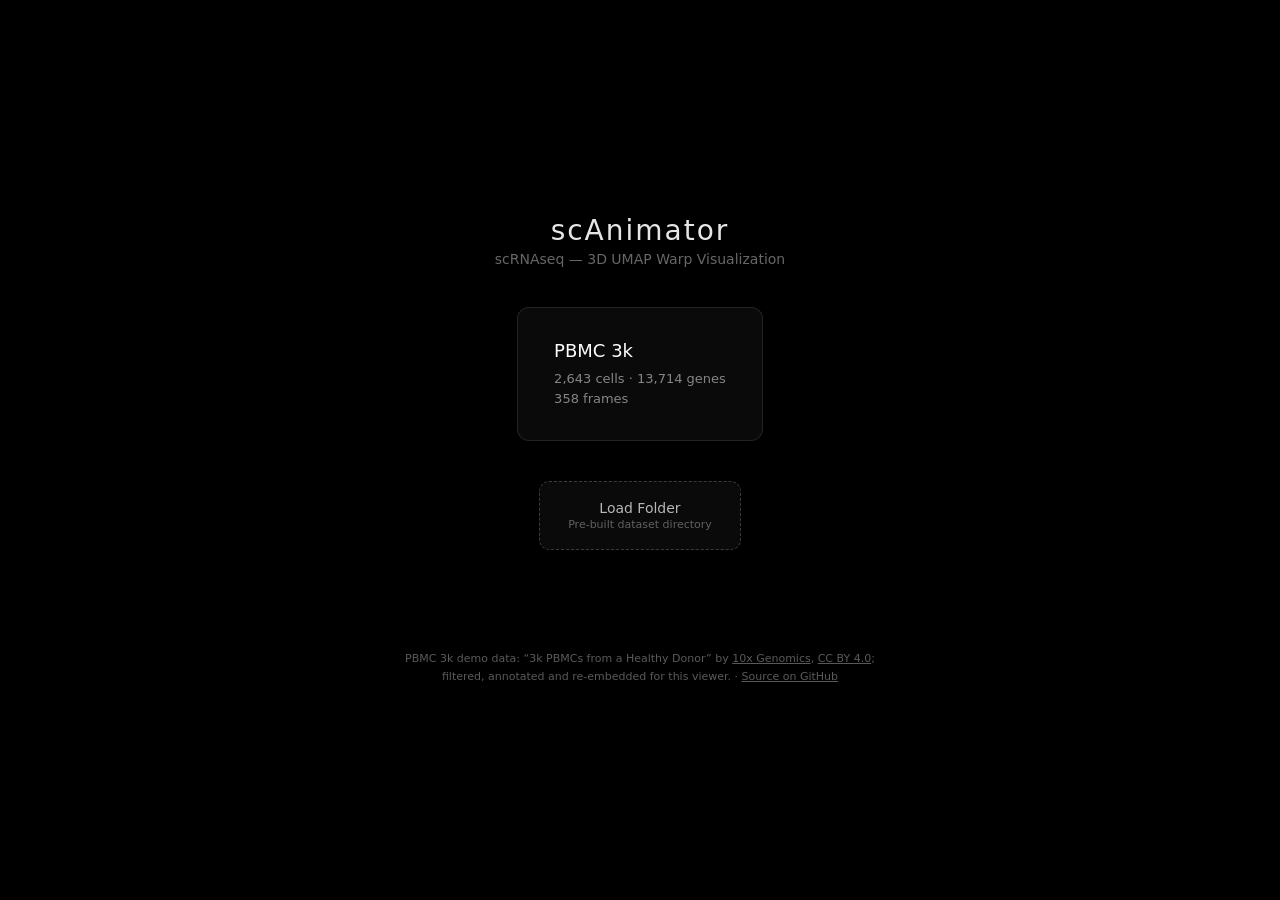
<file: index.html>
<!DOCTYPE html>
<html lang="en">
<head>
<meta charset="utf-8">
<link rel="icon" href="media/logo.png">
<title>scAnimator — Dataset Selection</title>
<style>
  * { margin: 0; padding: 0; box-sizing: border-box; }
  body {
    background: #000; color: #fff;
    font-family: 'Segoe UI', system-ui, sans-serif;
    display: flex; align-items: center; justify-content: center;
    min-height: 100vh; flex-direction: column; gap: 40px;
  }
  h1 { font-weight: 300; font-size: 28px; letter-spacing: 2px; opacity: 0.9; }
  .subtitle { font-size: 14px; opacity: 0.4; margin-top: 4px; }
  .grid {
    display: flex; gap: 24px; flex-wrap: wrap; justify-content: center;
    max-width: 900px; padding: 0 24px;
  }
  .card {
    background: rgba(255,255,255,0.04);
    border: 1px solid rgba(255,255,255,0.1);
    border-radius: 12px;
    padding: 32px 36px;
    min-width: 220px;
    text-decoration: none; color: #fff;
    transition: background 0.2s, border-color 0.2s, transform 0.15s;
    cursor: pointer;
  }
  .card:hover {
    background: rgba(255,255,255,0.08);
    border-color: rgba(255,255,255,0.25);
    transform: translateY(-2px);
  }
  .card-title { font-size: 18px; font-weight: 400; margin-bottom: 8px; }
  .card-detail { font-size: 13px; opacity: 0.5; line-height: 1.5; }
  .loading { font-size: 13px; opacity: 0.3; }
  .load-section {
    display: flex; gap: 16px; flex-wrap: wrap; justify-content: center;
    padding: 0 24px;
  }
  .load-btn {
    background: rgba(255,255,255,0.04);
    border: 1px dashed rgba(255,255,255,0.2);
    border-radius: 10px;
    padding: 18px 28px;
    color: #fff; font-size: 14px;
    cursor: pointer; transition: background 0.2s, border-color 0.2s;
    font-family: inherit; display: flex; align-items: center; gap: 10px;
  }
  .load-btn:hover {
    background: rgba(255,255,255,0.08);
    border-color: rgba(255,255,255,0.35);
  }
  .load-btn .icon { font-size: 20px; opacity: 0.5; }
  .load-btn .label { opacity: 0.7; }
  .load-btn .sublabel { font-size: 11px; opacity: 0.35; margin-top: 2px; }
  .credit {
    font-size: 11px; opacity: 0.35; text-align: center;
    max-width: 560px; padding: 0 24px; line-height: 1.6;
  }
  .credit a { color: inherit; }
  .load-status {
    font-size: 13px; opacity: 0.5; text-align: center;
    min-height: 20px; padding: 0 24px;
  }
</style>
</head>
<body>
<div style="text-align:center">
  <h1>scAnimator</h1>
  <div class="subtitle">scRNAseq — 3D UMAP Warp Visualization</div>
</div>
<div class="grid" id="grid">
  <div class="loading">Loading datasets...</div>
</div>
<div class="load-section">
  <button class="load-btn" id="btn-folder" title="Load a pre-built dataset folder (must contain metadata.json, frames.bin, etc.)">
    <div>
      <div class="label">Load Folder</div>
      <div class="sublabel">Pre-built dataset directory</div>
    </div>
  </button>
  <input type="file" id="folder-input" webkitdirectory directory multiple style="display:none">
</div>
<div class="load-status" id="load-status"></div>
<div class="credit">
  PBMC 3k demo data: &ldquo;3k PBMCs from a Healthy Donor&rdquo; by
  <a href="https://www.10xgenomics.com/datasets/3-k-pbm-cs-from-a-healthy-donor-1-standard-1-1-0">10x Genomics</a>,
  <a href="https://creativecommons.org/licenses/by/4.0/">CC BY 4.0</a>; filtered, annotated and re-embedded for this viewer.
  &middot; <a href="https://github.com/GSNautilus/scAnimator">Source on GitHub</a>
</div>
<script>
const grid = document.getElementById('grid');
const status = document.getElementById('load-status');

async function loadDatasets() {
  // Discover datasets from datasets/index.json (auto-generated by build scripts)
  let datasetIds = [];
  try {
    const resp = await fetch('datasets/index.json');
    if (resp.ok) datasetIds = await resp.json();
  } catch(e) {}

  const cards = [];
  for (const id of datasetIds) {
    if (id.startsWith('_')) continue; // skip _local
    try {
      const resp = await fetch(`datasets/${id}/metadata.json`);
      if (!resp.ok) continue;
      const meta = await resp.json();
      const name = meta.name || id;
      const nCells = meta.n_cells?.toLocaleString() || '?';
      const nFrames = meta.n_frames || '?';
      const nGenes = meta.gene_names?.length?.toLocaleString() || '?';
      cards.push(`<a class="card" href="viewer.html?dataset=${id}">
        <div class="card-title">${name}</div>
        <div class="card-detail">
          ${nCells} cells &middot; ${nGenes} genes<br>
          ${nFrames} frames
        </div>
      </a>`);
    } catch(e) { /* dataset not available yet */ }
  }
  grid.innerHTML = cards.length
    ? cards.join('')
    : '<div class="loading">No datasets found. Run a build script to generate datasets/index.json.</div>';
}

// ── IndexedDB helpers ──
function openDB() {
  return new Promise((resolve, reject) => {
    const req = indexedDB.open('scAnimator', 1);
    req.onupgradeneeded = () => req.result.createObjectStore('files');
    req.onsuccess = () => resolve(req.result);
    req.onerror = () => reject(req.error);
  });
}

async function storeFile(db, name, data) {
  return new Promise((resolve, reject) => {
    const tx = db.transaction('files', 'readwrite');
    tx.objectStore('files').put(data, name);
    tx.oncomplete = () => resolve();
    tx.onerror = () => reject(tx.error);
  });
}

// ── Load Folder ──
const folderInput = document.getElementById('folder-input');
document.getElementById('btn-folder').addEventListener('click', () => folderInput.click());

folderInput.addEventListener('change', async () => {
  const files = folderInput.files;
  if (!files.length) return;

  const required = ['metadata.json', 'frames.bin', 'colors.bin', 'gene_index.json', 'expression.bin'];
  const optional = ['gene_ranks.json'];
  const wanted = new Set([...required, ...optional]);

  // Build a map of filename -> File from the selected directory
  const fileMap = {};
  for (const f of files) {
    const name = f.name;
    if (wanted.has(name)) fileMap[name] = f;
  }

  // Check required files
  for (const fname of required) {
    if (!fileMap[fname]) {
      status.textContent = `Missing required file: ${fname}`;
      return;
    }
  }

  status.textContent = 'Reading files from folder...';

  try {
    const db = await openDB();
    const clearTx = db.transaction('files', 'readwrite');
    clearTx.objectStore('files').clear();
    await new Promise(r => { clearTx.oncomplete = r; });

    for (const [fname, file] of Object.entries(fileMap)) {
      const isJson = fname.endsWith('.json');
      const data = isJson ? await file.text() : await file.arrayBuffer();
      await storeFile(db, fname, data);
      status.textContent = `Loaded ${fname}...`;
    }

    status.textContent = 'Launching viewer...';
    window.location.href = 'viewer.html?dataset=_local';
  } catch(e) {
    status.textContent = 'Error: ' + e.message;
  }
});

loadDatasets();
</script>
</body>
</html>
</file>
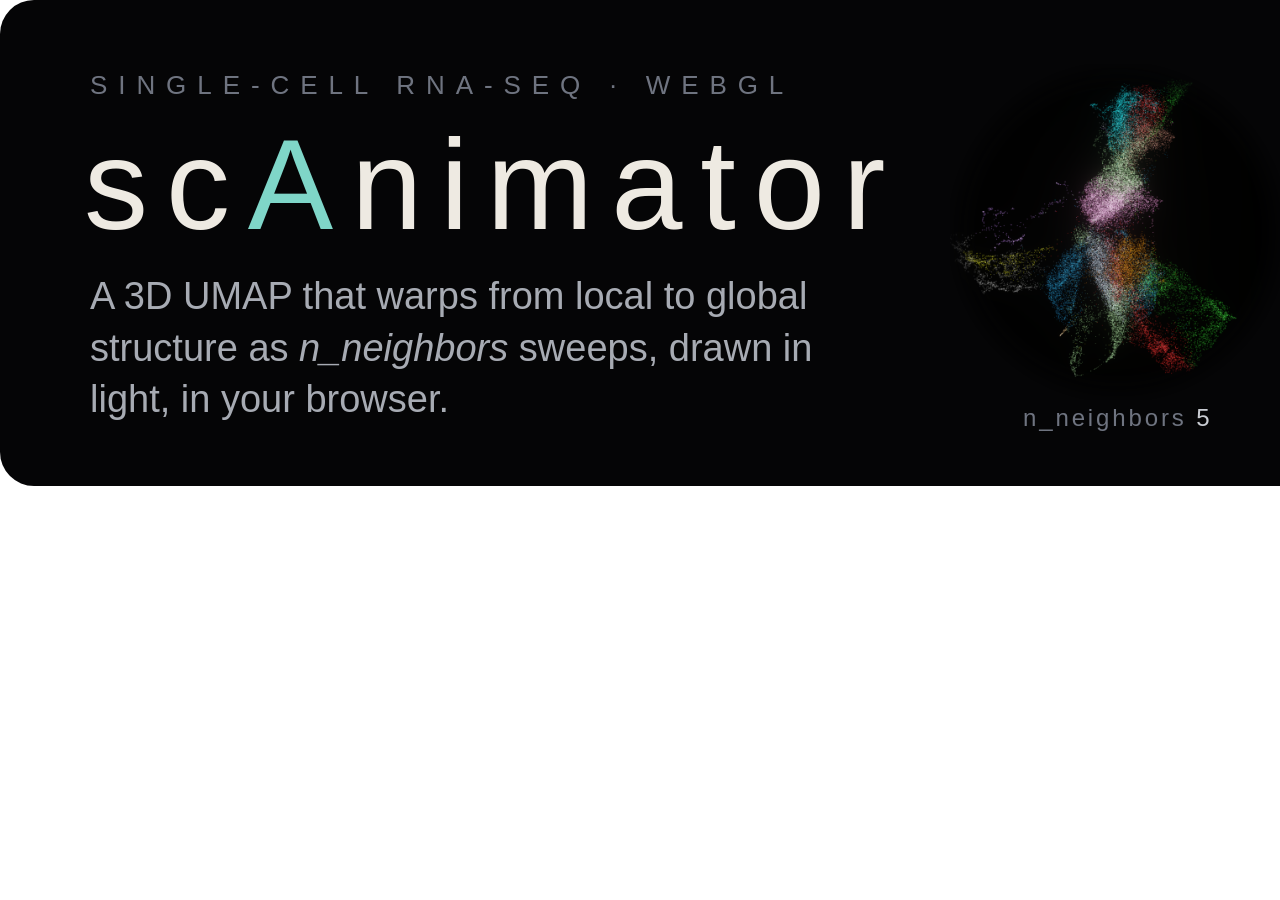
<file: manual/banner.html>
<!DOCTYPE html>
<!-- The README banner. manual/capture.py renders the stage pictures and then
     screenshots .card from this page into media/banner.png. -->
<html lang="en">
<head>
<meta charset="utf-8">
<style>
  html, body { margin: 0; background: transparent; }
  .card {
    width: 2400px; box-sizing: border-box; padding: 64px 90px 54px;
    background: #050506; border-radius: 34px;
    display: grid; grid-template-columns: 820px 1fr; gap: 40px; align-items: center;
    font-family: "Bahnschrift", "Segoe UI", sans-serif; color: #eeeae2;
  }
  .kicker { font-size: 26px; letter-spacing: .42em; color: #6f7480; text-transform: uppercase; }
  h1 { font-weight: 300; font-size: 128px; letter-spacing: .14em; margin: 20px 0 22px -6px; line-height: 1; }
  h1 b { font-weight: 300; color: #7fd6c8; }
  .sub { font-size: 38px; line-height: 1.35; color: #a7abb3; max-width: 760px; }
  .stages { display: flex; gap: 6px; align-items: flex-end; }
  .stage { flex: 1; text-align: center; }
  .stage img { width: 100%; display: block; border-radius: 10px;
    -webkit-mask-image: radial-gradient(circle at center, #000 58%, transparent 72%);
            mask-image: radial-gradient(circle at center, #000 58%, transparent 72%); }
  .stage div { font-size: 24px; letter-spacing: .12em; color: #6f7480; margin-top: 4px; }
  .stage div b { color: #c9ccd2; font-weight: 400; }
  .arrow { text-align: center; font-size: 24px; letter-spacing: .3em; color: #4b4f57; margin-top: 18px; }
</style>
</head>
<body>
<div class="card">
  <div>
    <div class="kicker">Single-cell RNA-seq &middot; WebGL</div>
    <h1>sc<b>A</b>nimator</h1>
    <div class="sub">A 3D UMAP that warps from local to global structure as <i>n_neighbors</i> sweeps, drawn in light, in your browser.</div>
  </div>
  <div>
    <div class="stages">
      <div class="stage"><img src="img/stage_5.png" alt=""><div>n_neighbors <b>5</b></div></div>
      <div class="stage"><img src="img/stage_10.png" alt=""><div><b>10</b></div></div>
      <div class="stage"><img src="img/stage_20.png" alt=""><div><b>20</b></div></div>
      <div class="stage"><img src="img/stage_40.png" alt=""><div><b>40</b></div></div>
    </div>
  </div>
</div>
</body>
</html>
</file>
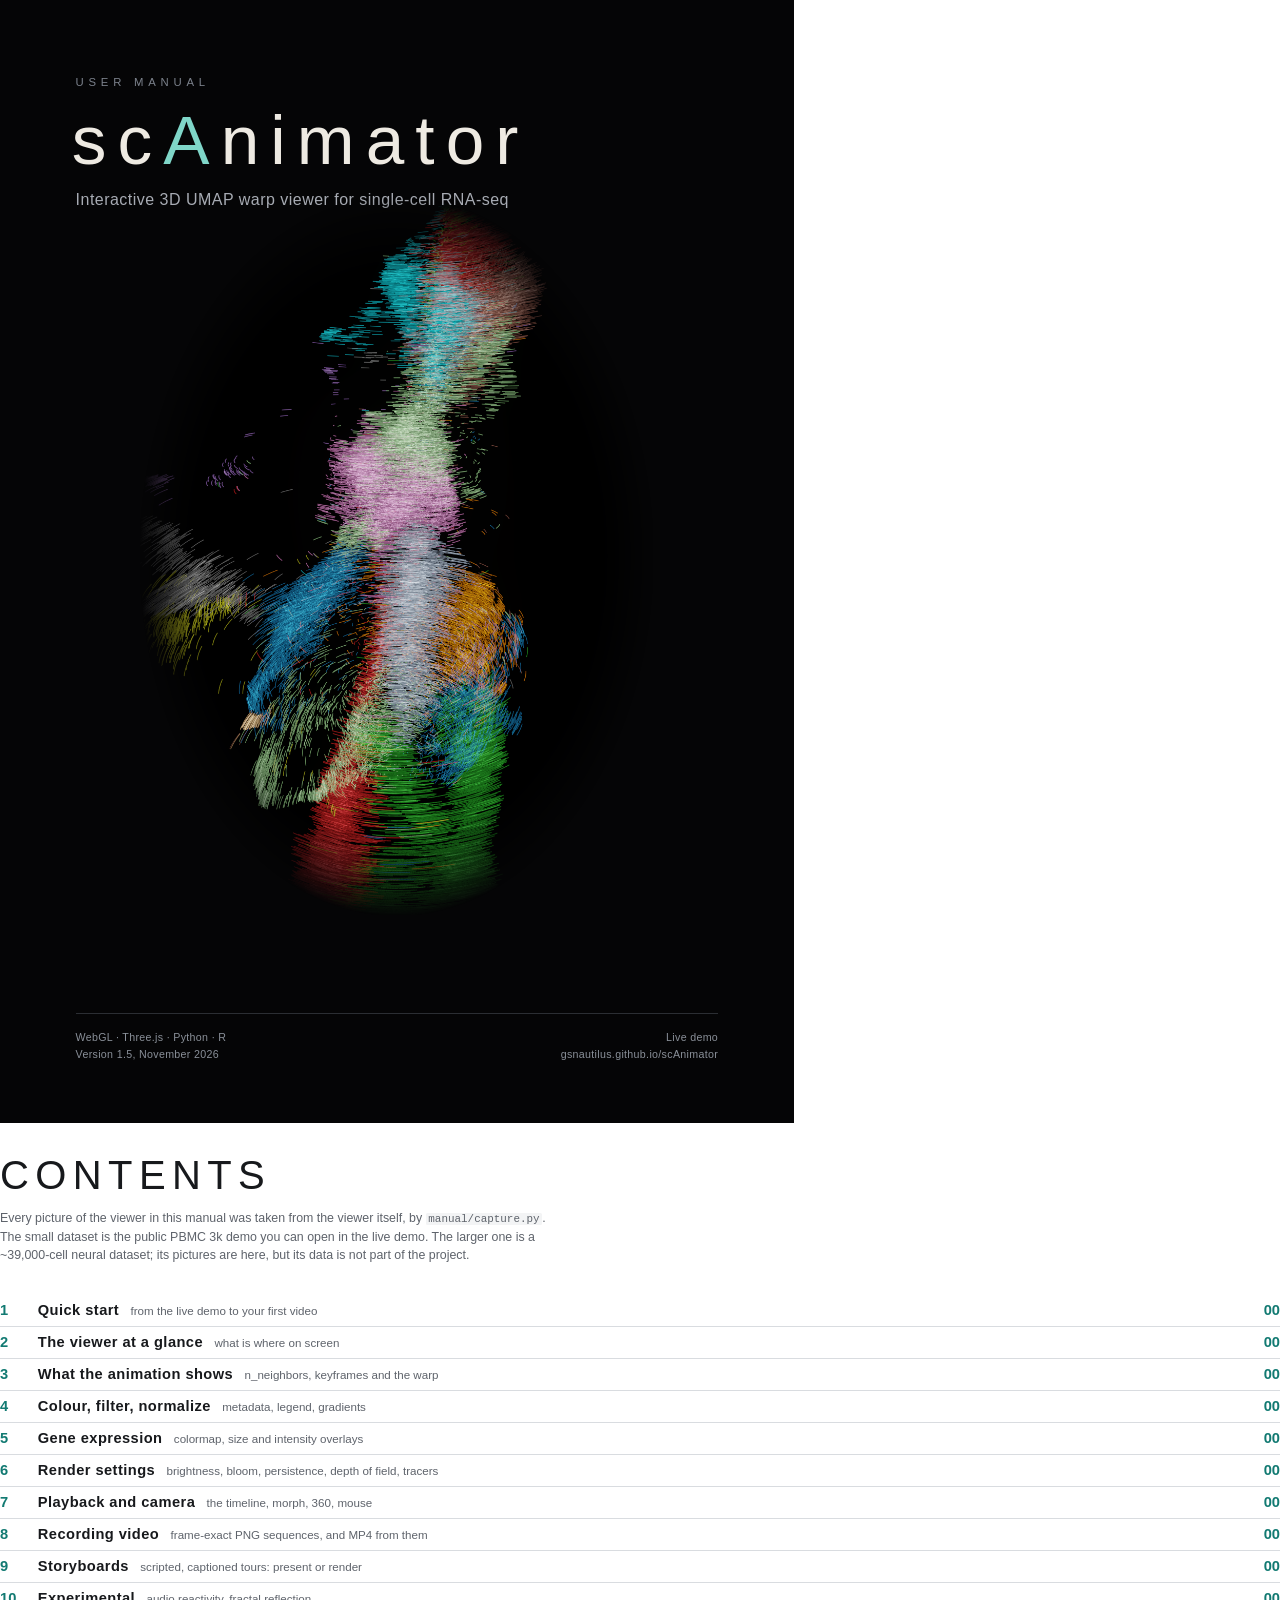
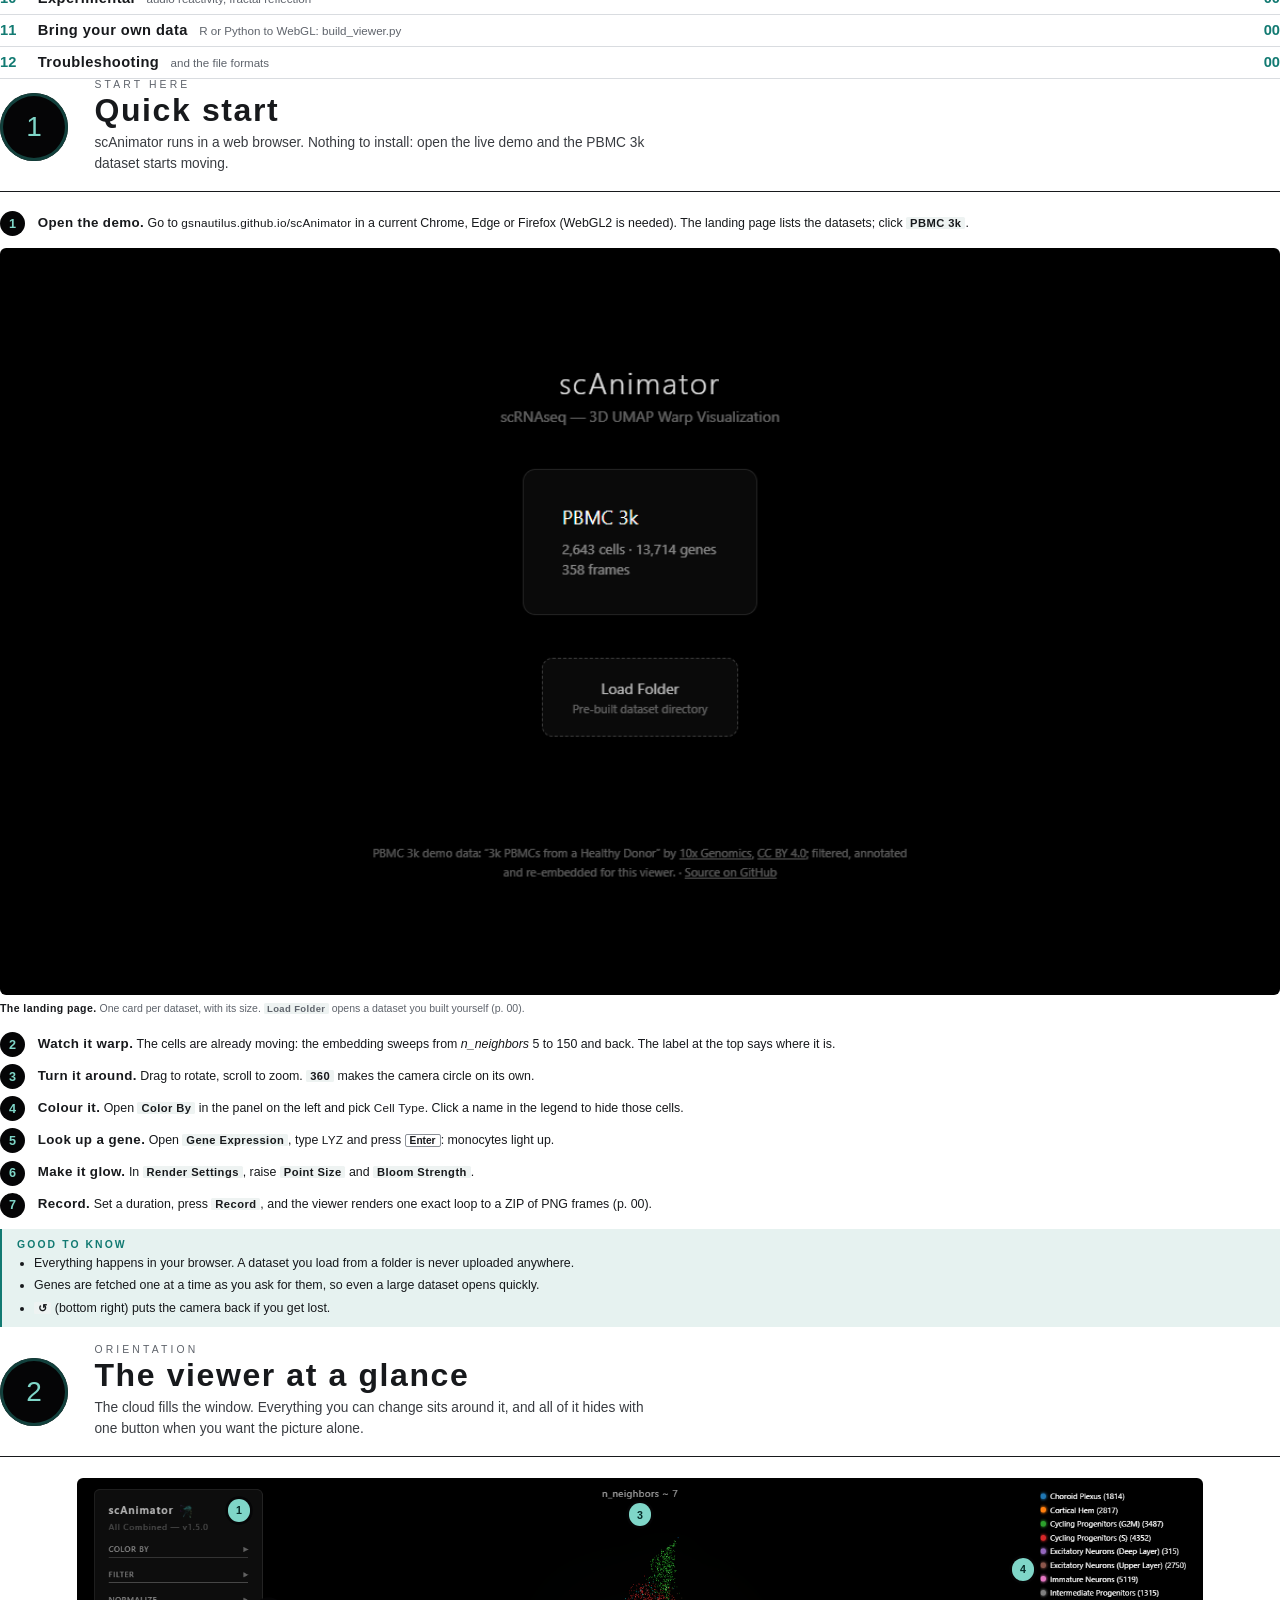
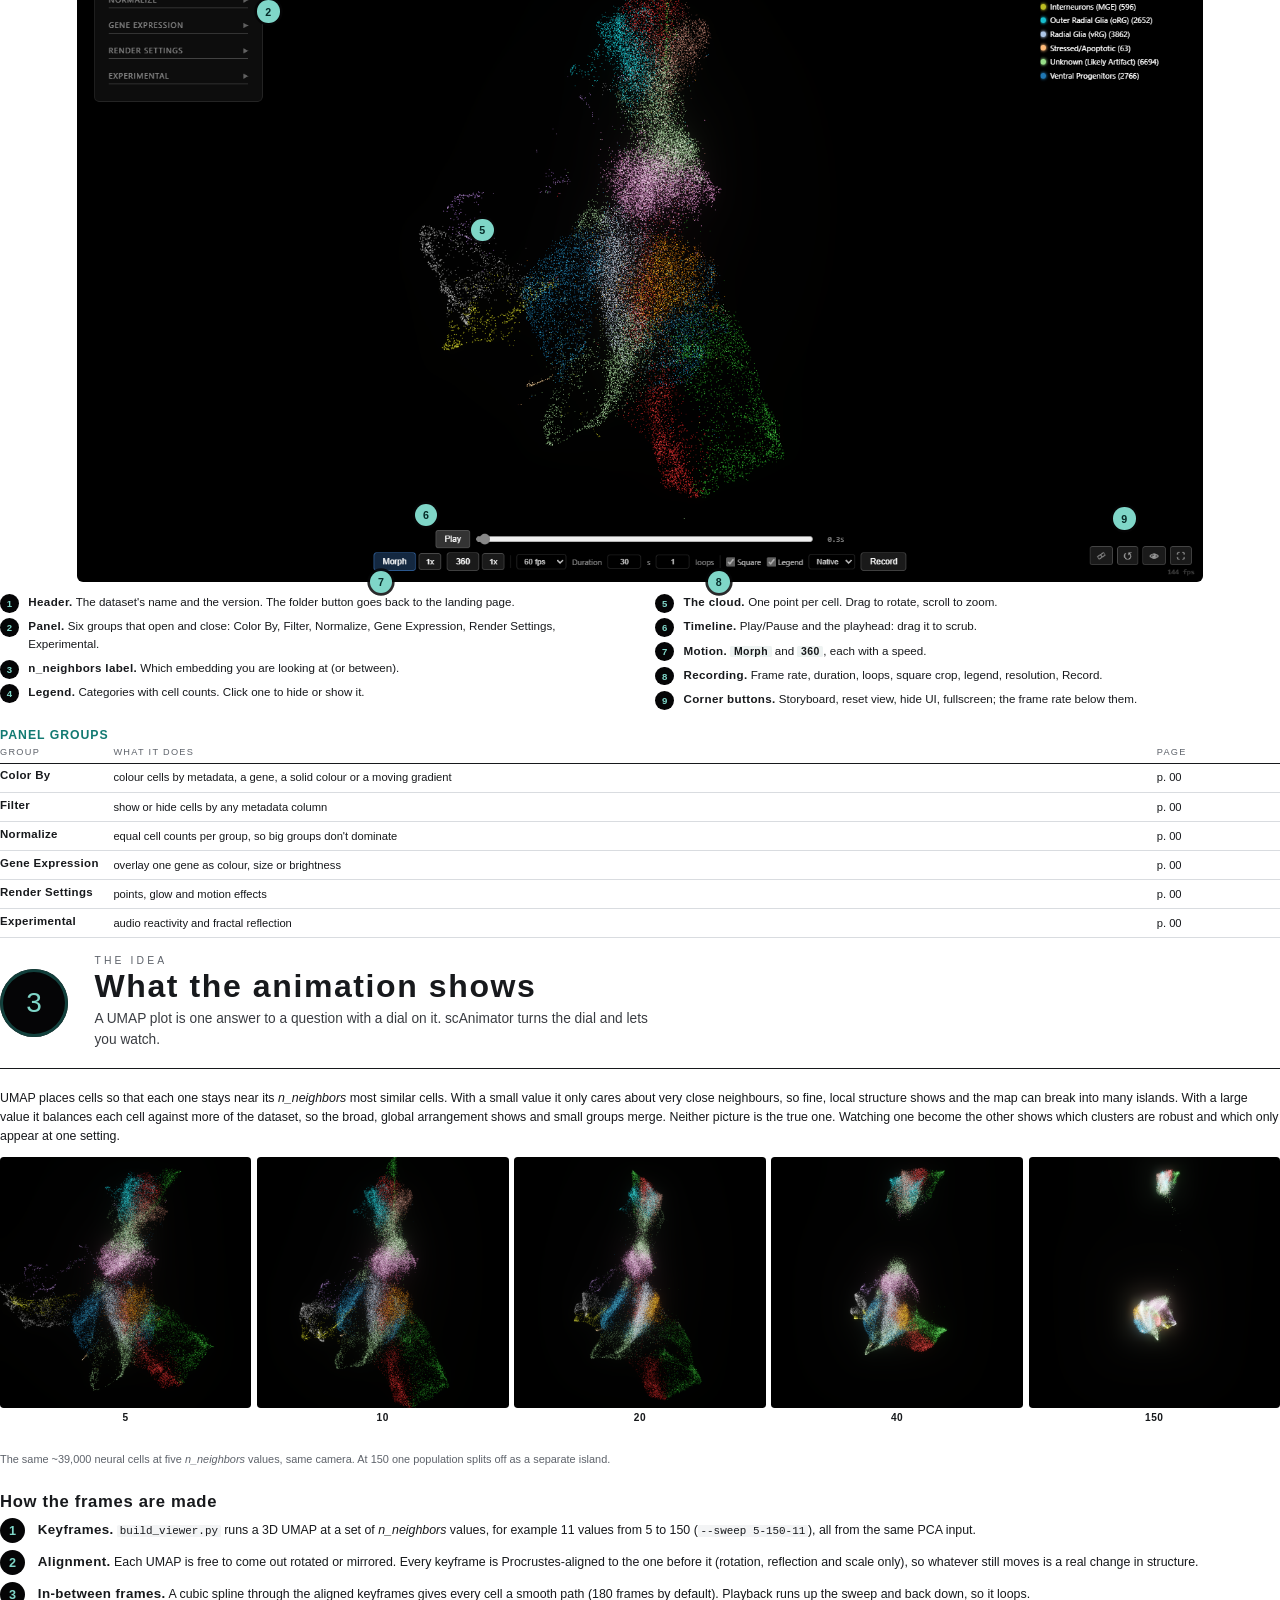
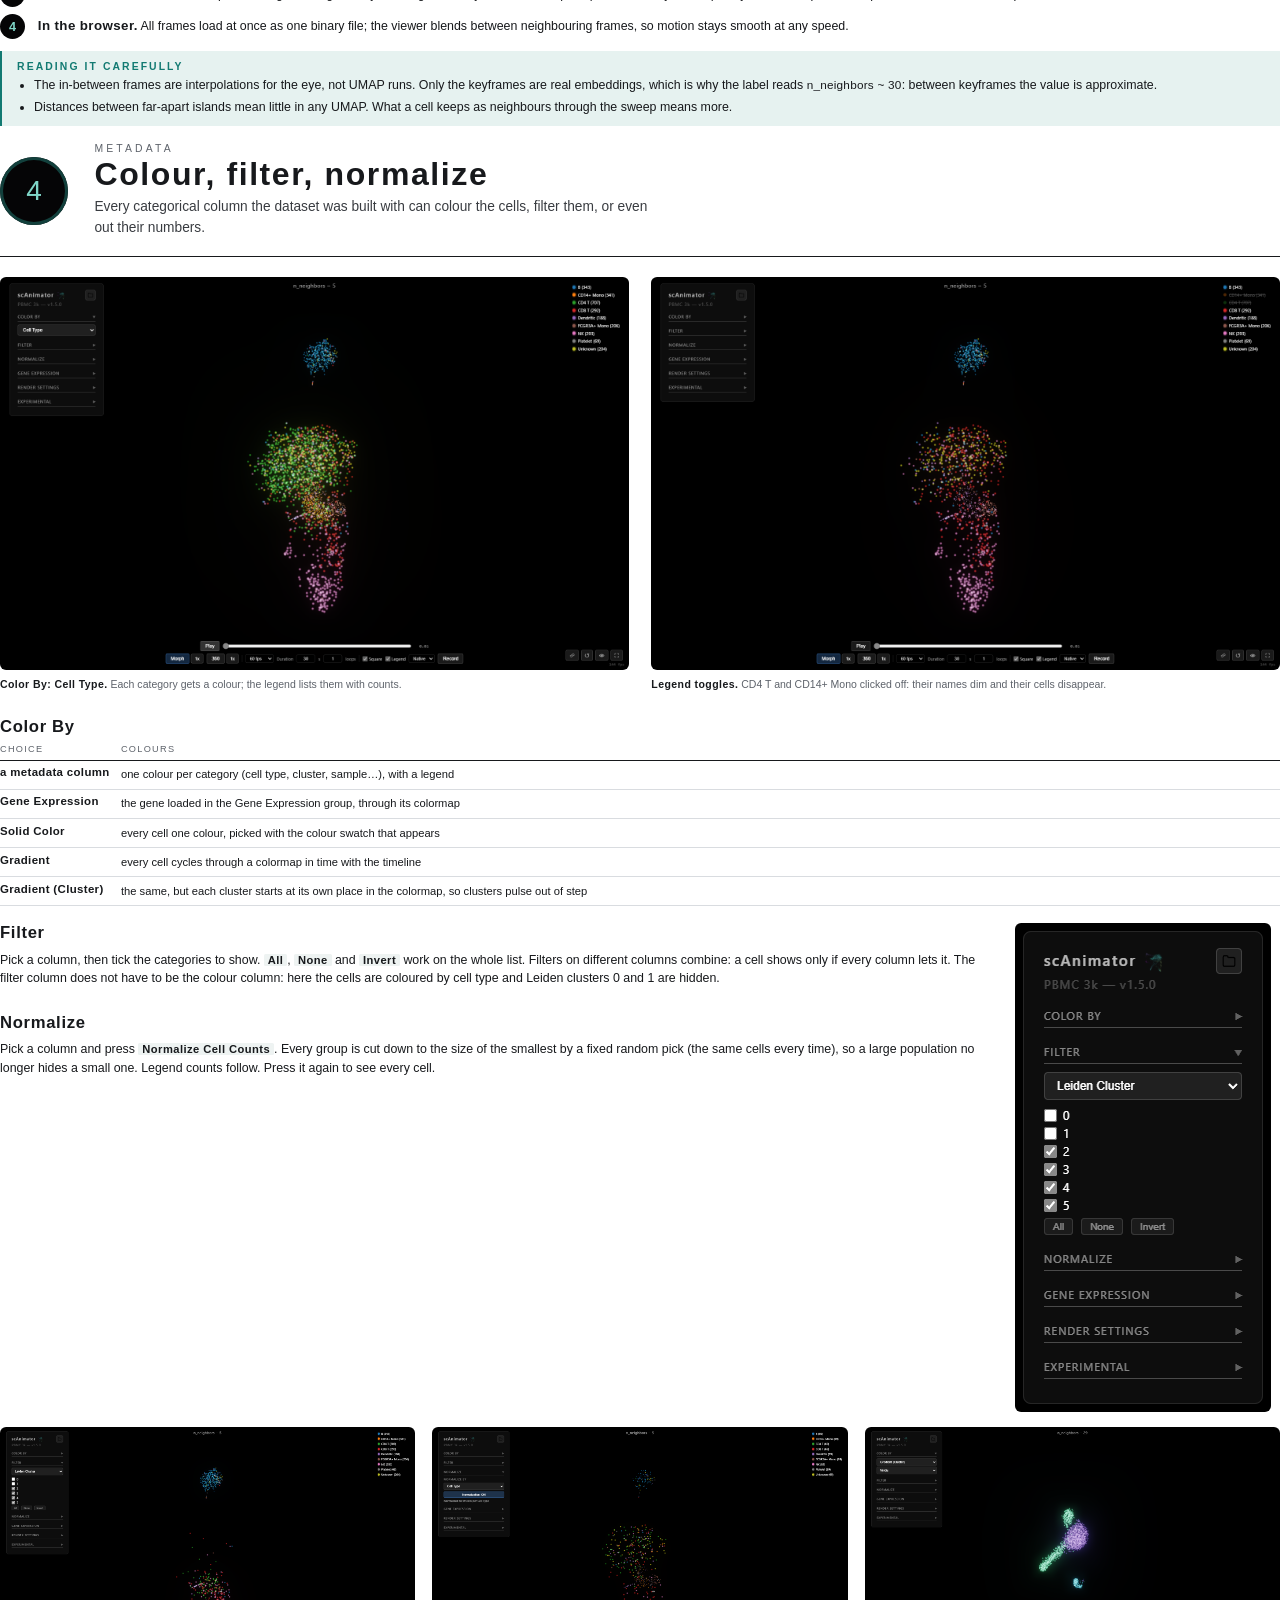
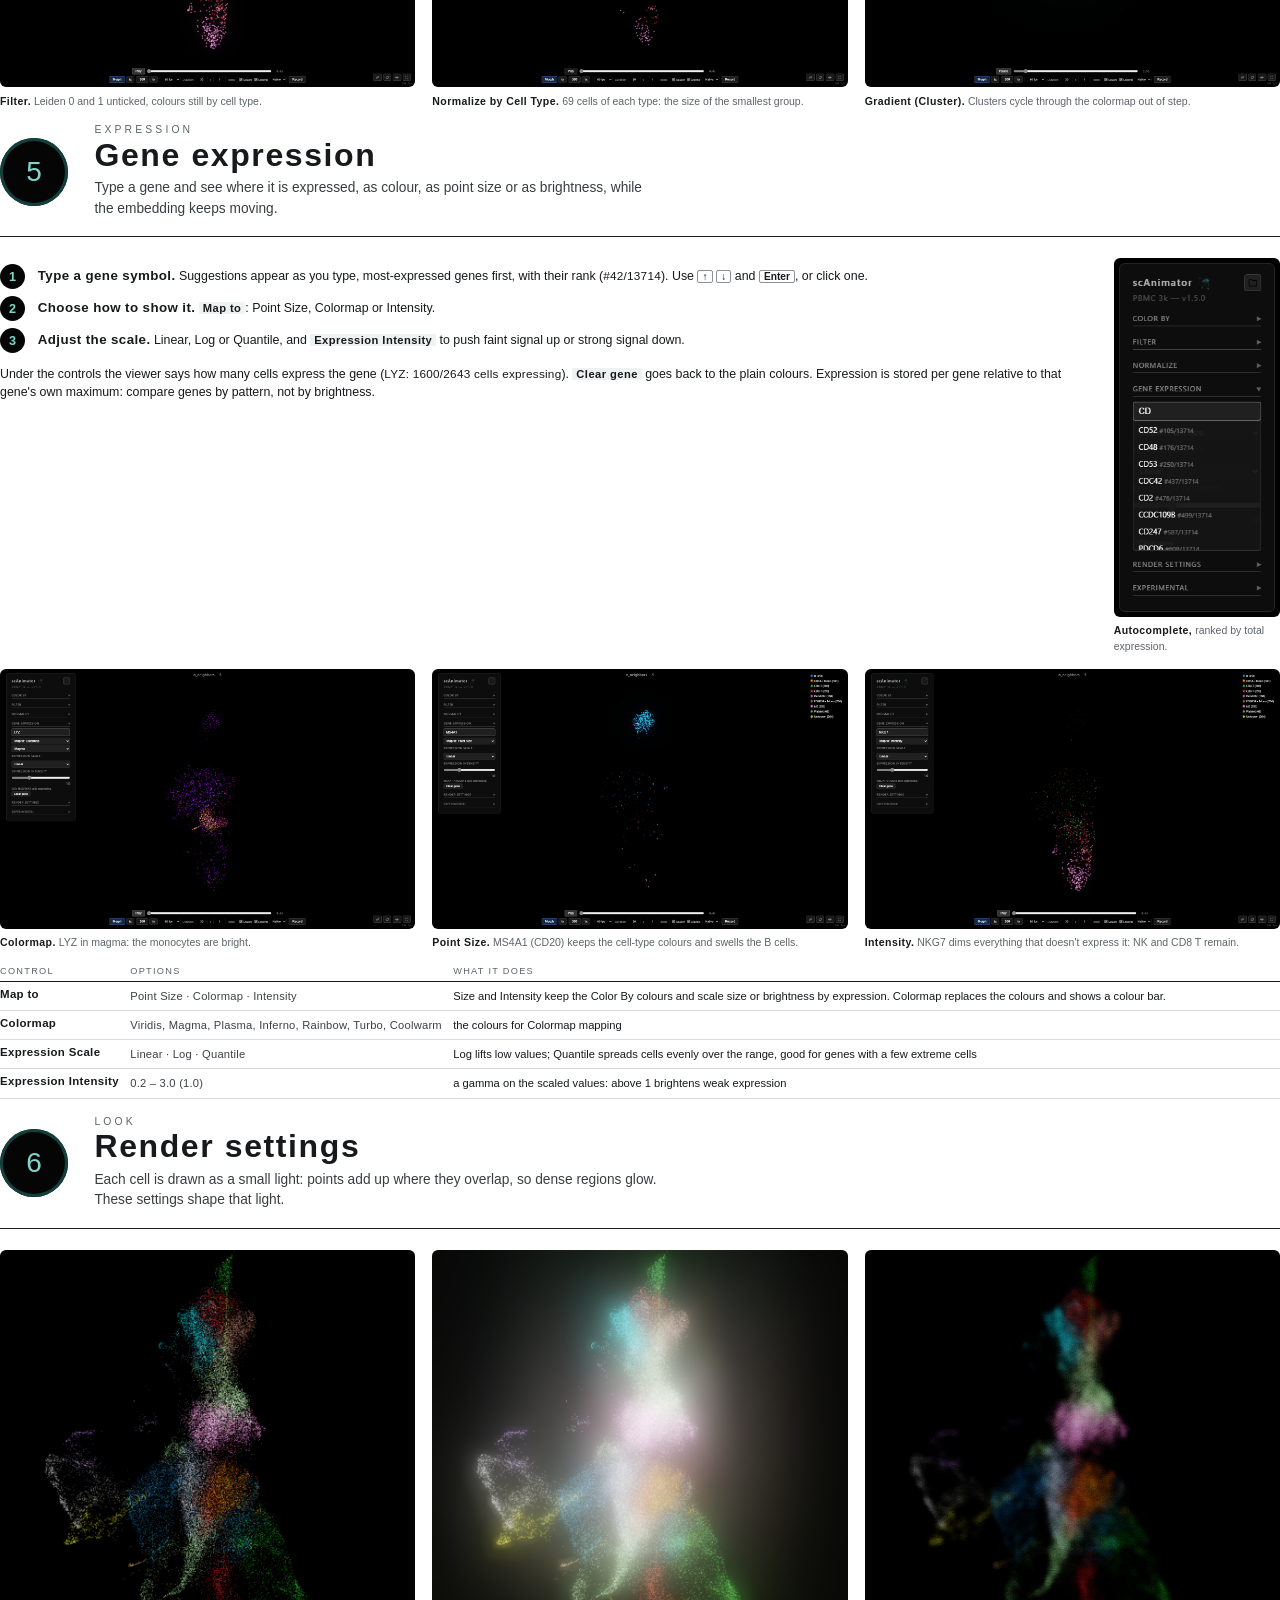
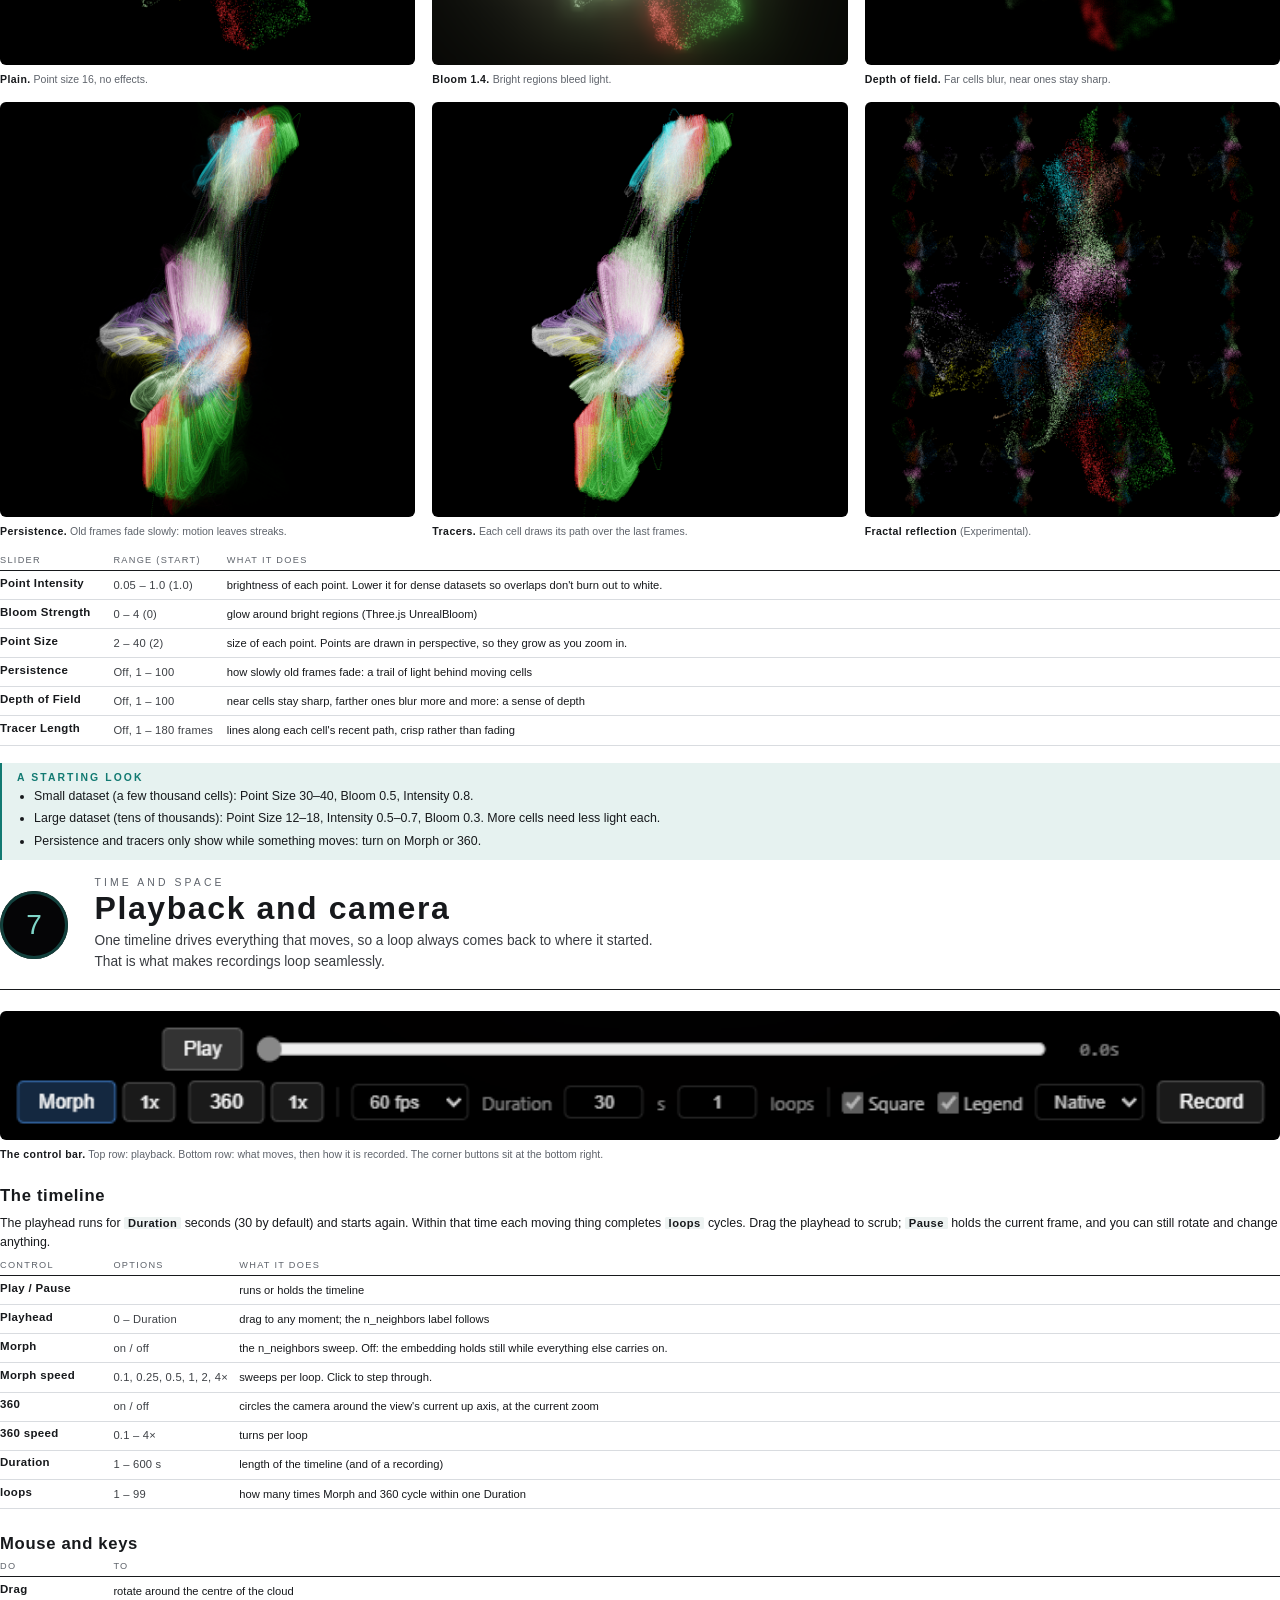
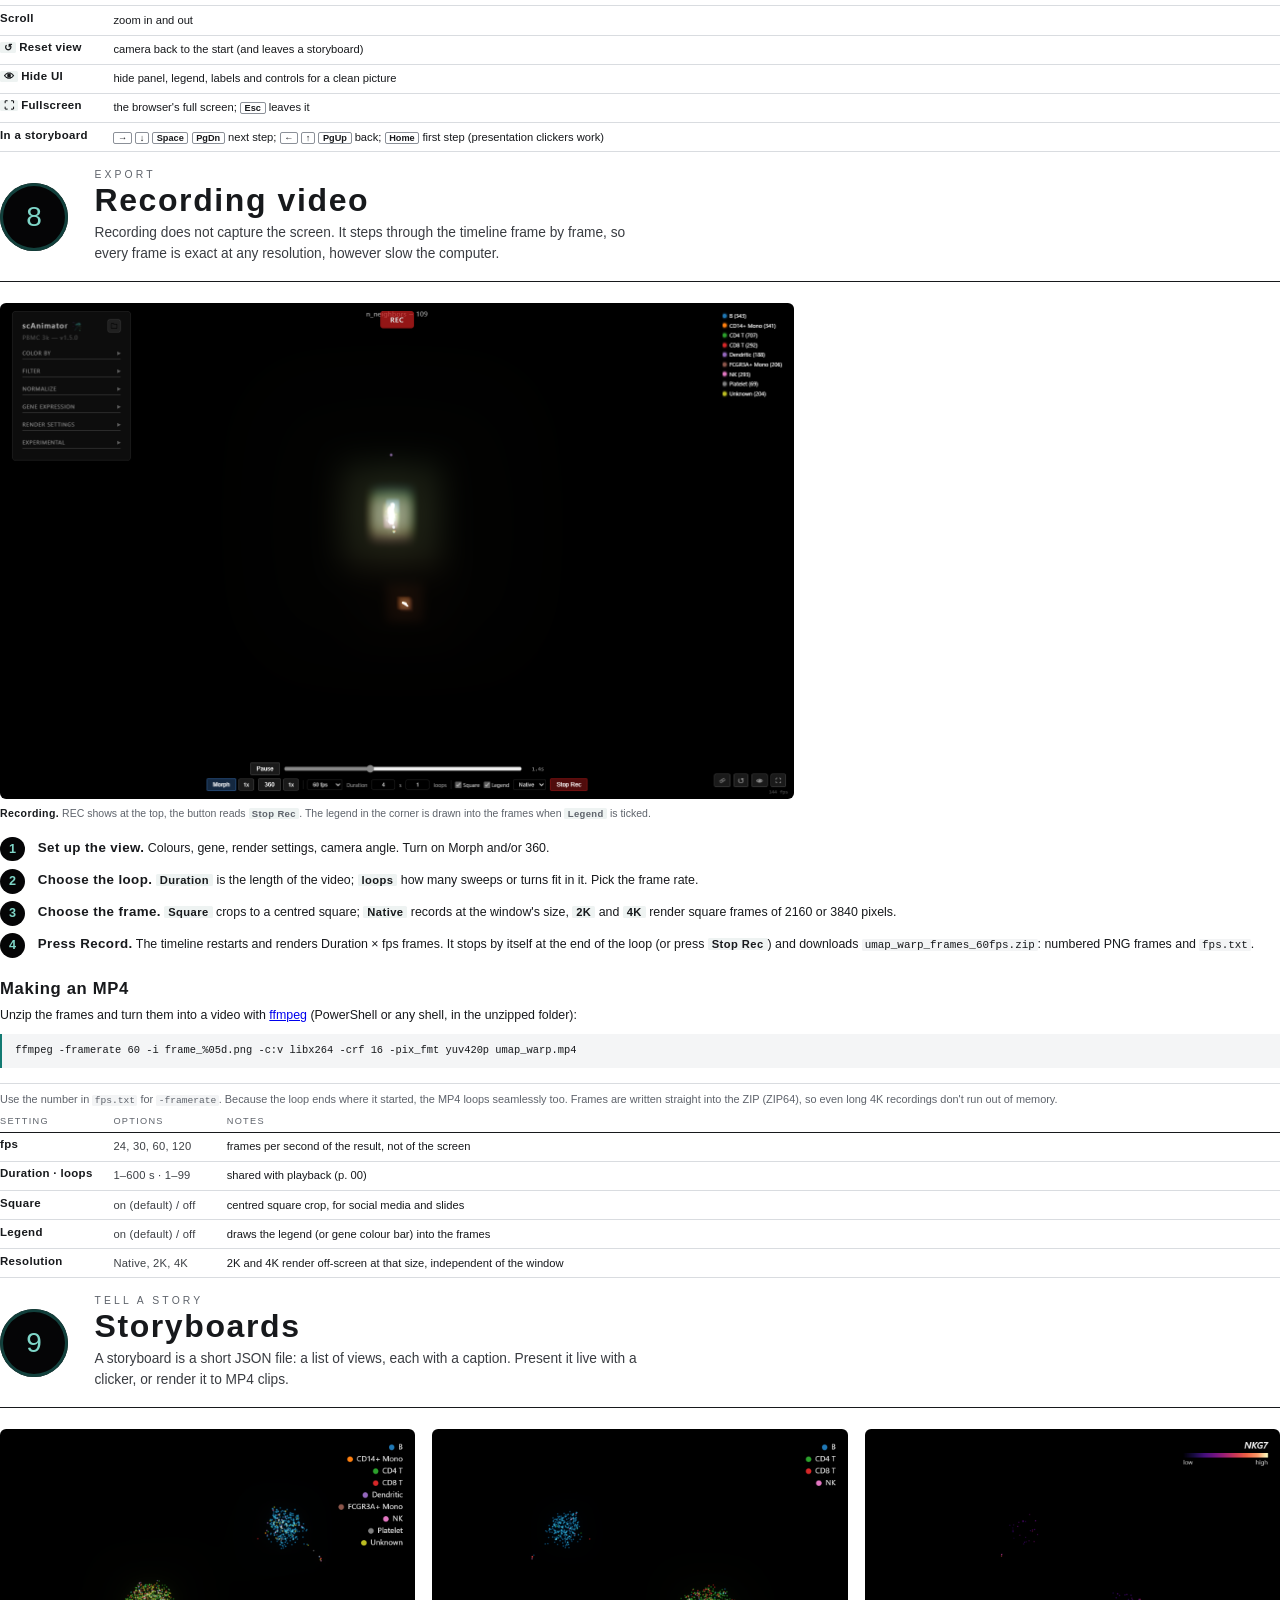
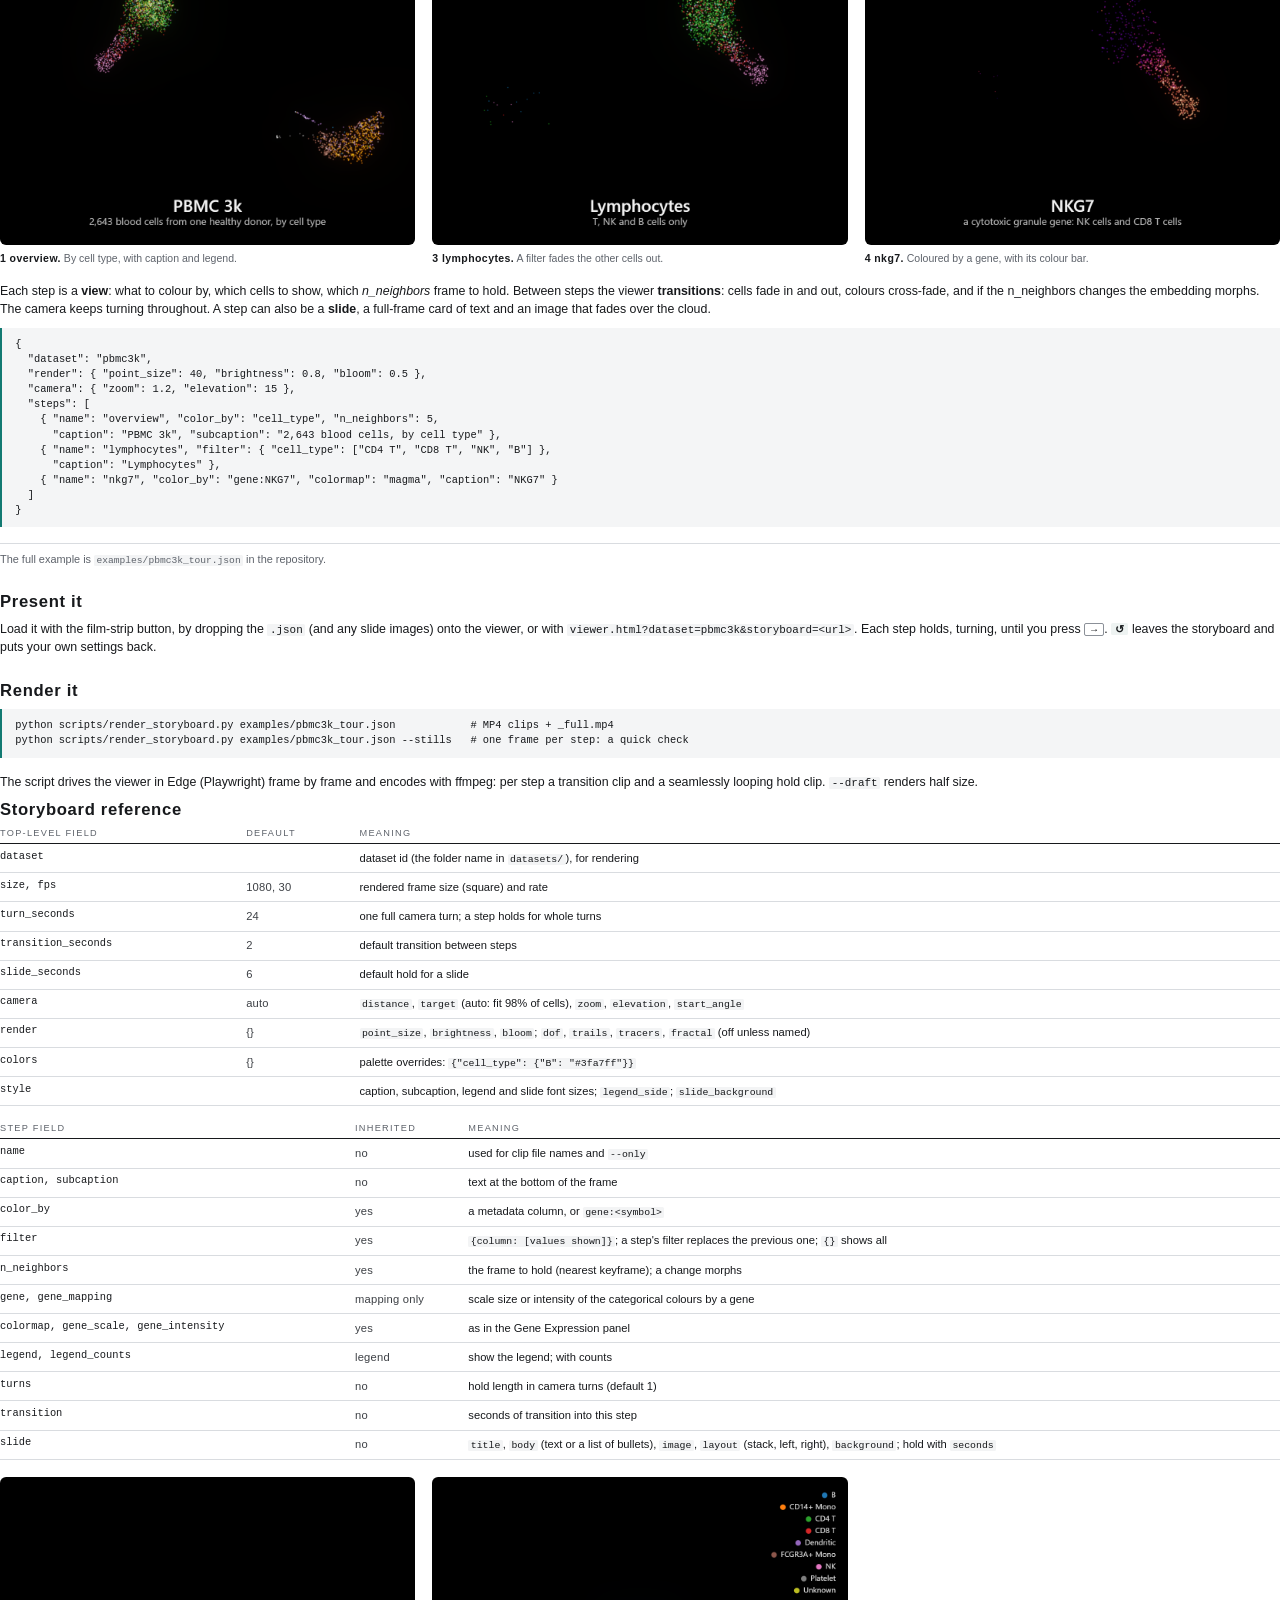
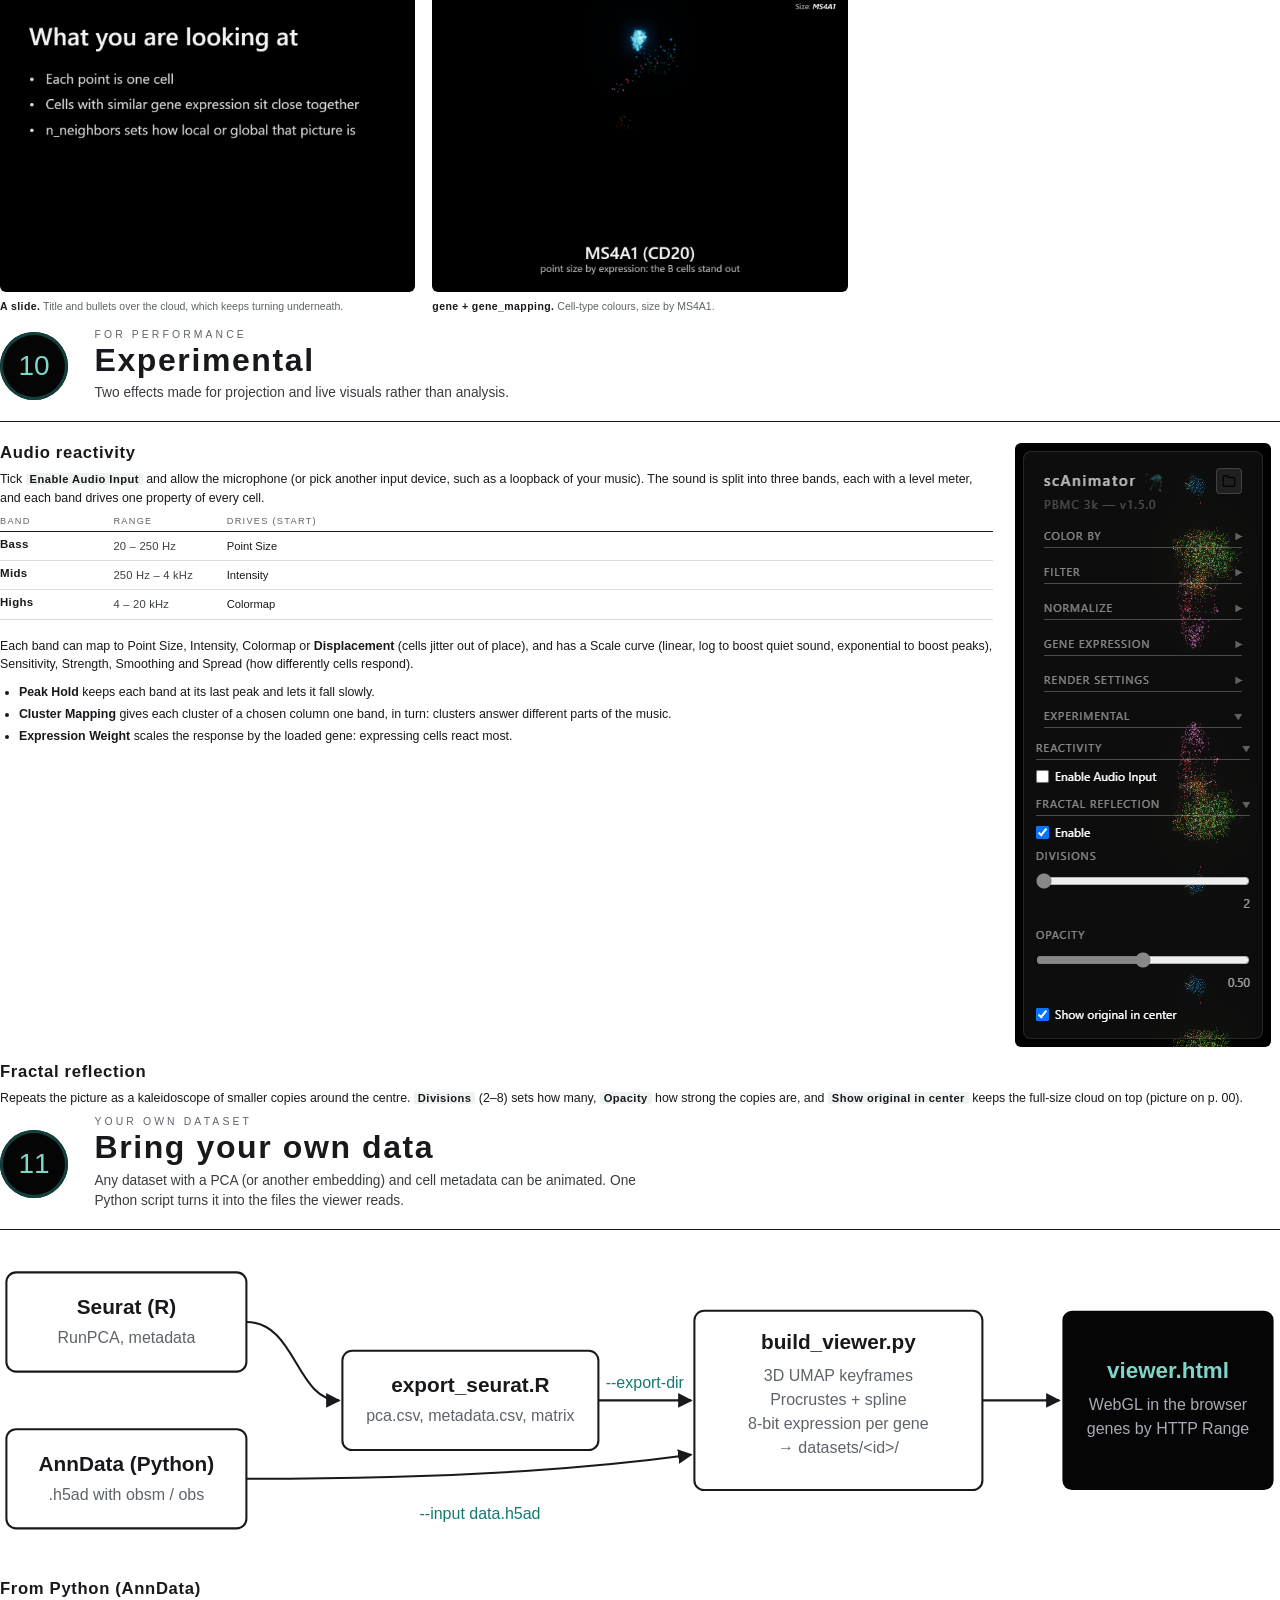
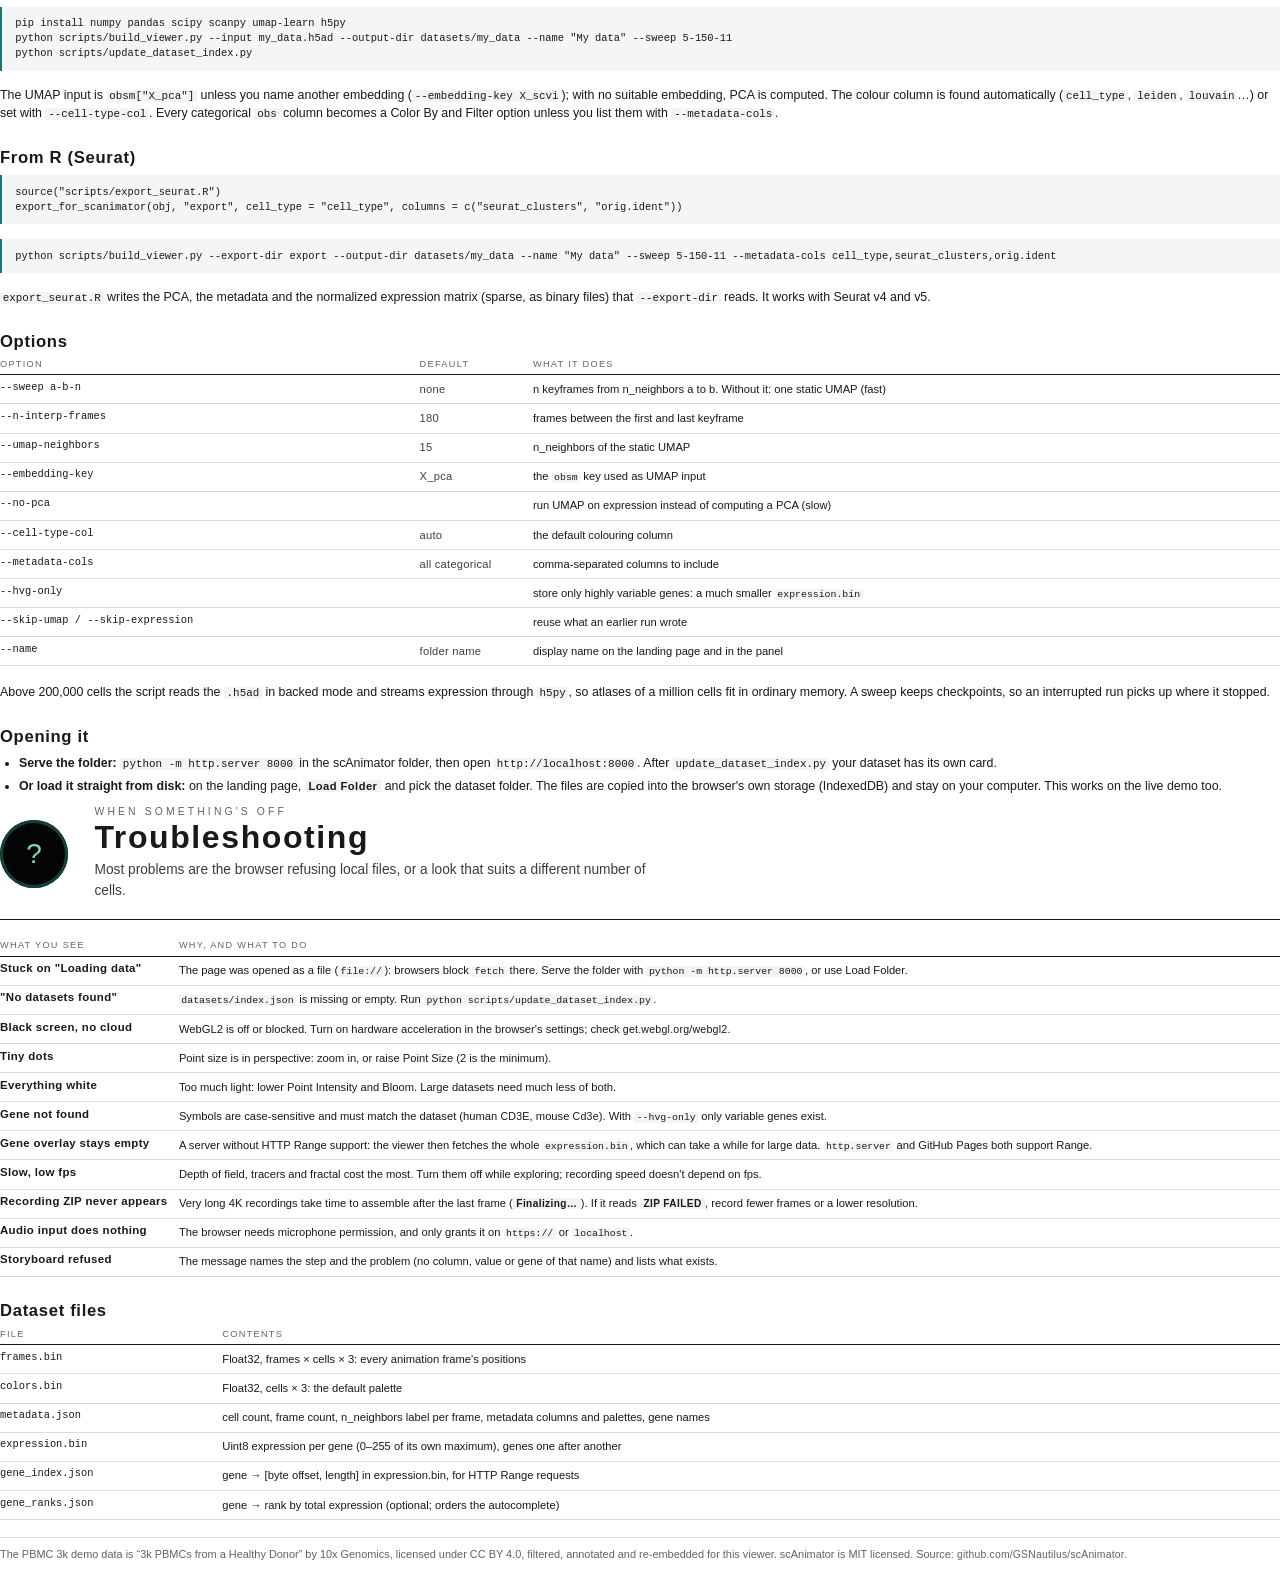
<file: manual/scanimator.html>
<!DOCTYPE html>
<html lang="en">
<head>
<meta charset="utf-8">
<title>scAnimator Manual</title>
<link rel="stylesheet" href="style.css">
</head>
<body>

<!-- =================================================================== COVER -->
<section class="cover">
  <div class="top">
    <div class="kicker">User manual</div>
    <h1>sc<b>A</b>nimator</h1>
    <div class="sub">Interactive 3D UMAP warp viewer for single-cell RNA-seq</div>
  </div>
  <div class="hero"><img src="img/cover.png" alt="A single-cell UMAP drawn as glowing points with tracers"></div>
  <div class="foot">
    <div>WebGL &middot; Three.js &middot; Python &middot; R<br>Version 1.5, November 2026</div>
    <div style="text-align:right">Live demo<br>gsnautilus.github.io/scAnimator</div>
  </div>
</section>

<!-- ================================================================ CONTENTS -->
<section class="toc">
  <h1>CONTENTS</h1>
  <p class="intro">Every picture of the viewer in this manual was taken from the viewer itself, by
  <code>manual/capture.py</code>. The small dataset is the public PBMC&nbsp;3k demo you can open in the
  live demo. The larger one is a ~39,000-cell neural dataset; its pictures are here, but its data is not
  part of the project.</p>
  <ol>
    <li><span class="t">Quick start</span><span class="d">from the live demo to your first video</span><span class="pg" data-ref="quick">00</span></li>
    <li><span class="t">The viewer at a glance</span><span class="d">what is where on screen</span><span class="pg" data-ref="glance">00</span></li>
    <li><span class="t">What the animation shows</span><span class="d">n_neighbors, keyframes and the warp</span><span class="pg" data-ref="warp">00</span></li>
    <li><span class="t">Colour, filter, normalize</span><span class="d">metadata, legend, gradients</span><span class="pg" data-ref="color">00</span></li>
    <li><span class="t">Gene expression</span><span class="d">colormap, size and intensity overlays</span><span class="pg" data-ref="gene">00</span></li>
    <li><span class="t">Render settings</span><span class="d">brightness, bloom, persistence, depth of field, tracers</span><span class="pg" data-ref="render">00</span></li>
    <li><span class="t">Playback and camera</span><span class="d">the timeline, morph, 360, mouse</span><span class="pg" data-ref="playback">00</span></li>
    <li><span class="t">Recording video</span><span class="d">frame-exact PNG sequences, and MP4 from them</span><span class="pg" data-ref="record">00</span></li>
    <li><span class="t">Storyboards</span><span class="d">scripted, captioned tours: present or render</span><span class="pg" data-ref="storyboards">00</span></li>
    <li><span class="t">Experimental</span><span class="d">audio reactivity, fractal reflection</span><span class="pg" data-ref="experimental">00</span></li>
    <li><span class="t">Bring your own data</span><span class="d">R or Python to WebGL: build_viewer.py</span><span class="pg" data-ref="data">00</span></li>
    <li><span class="t">Troubleshooting</span><span class="d">and the file formats</span><span class="pg" data-ref="trouble">00</span></li>
  </ol>
</section>

<!-- ============================================================= QUICK START -->
<section class="chapter" id="quick">
  <header class="sec-head">
    <div class="badge">1</div>
    <div>
      <div class="kicker">Start here</div>
      <h1>Quick start</h1>
      <p class="lede">scAnimator runs in a web browser. Nothing to install: open the live demo and the
      PBMC&nbsp;3k dataset starts moving.</p>
    </div>
  </header>

  <ol class="steps">
    <li><b>Open the demo.</b> Go to <span class="val">gsnautilus.github.io/scAnimator</span> in a current
    Chrome, Edge or Firefox (WebGL2 is needed). The landing page lists the datasets; click
    <span class="ui">PBMC 3k</span>.</li>
  </ol>
  <figure><img src="img/landing.png" alt="The landing page">
    <figcaption><b>The landing page.</b> One card per dataset, with its size. <span class="ui">Load Folder</span>
    opens a dataset you built yourself (p.&nbsp;<span class="pg" data-ref="data">00</span>).</figcaption></figure>
  <ol class="steps" style="counter-reset: s 1">
    <li><b>Watch it warp.</b> The cells are already moving: the embedding sweeps from
    <i>n_neighbors</i>&nbsp;5 to 150 and back. The label at the top says where it is.</li>
    <li><b>Turn it around.</b> Drag to rotate, scroll to zoom. <span class="ui">360</span> makes the camera
    circle on its own.</li>
    <li><b>Colour it.</b> Open <span class="ui">Color By</span> in the panel on the left and pick
    <span class="val">Cell Type</span>. Click a name in the legend to hide those cells.</li>
    <li><b>Look up a gene.</b> Open <span class="ui">Gene Expression</span>, type <span class="val">LYZ</span>
    and press <span class="key">Enter</span>: monocytes light up.</li>
    <li><b>Make it glow.</b> In <span class="ui">Render Settings</span>, raise <span class="ui">Point Size</span>
    and <span class="ui">Bloom Strength</span>.</li>
    <li><b>Record.</b> Set a duration, press <span class="ui">Record</span>, and the viewer renders one
    exact loop to a ZIP of PNG frames (p.&nbsp;<span class="pg" data-ref="record">00</span>).</li>
  </ol>
  <div class="tip">
    <div class="t">Good to know</div>
    <ul>
      <li>Everything happens in your browser. A dataset you load from a folder is never uploaded anywhere.</li>
      <li>Genes are fetched one at a time as you ask for them, so even a large dataset opens quickly.</li>
      <li><span class="ui">&#8634;</span> (bottom right) puts the camera back if you get lost.</li>
    </ul>
  </div>
</section>

<!-- ================================================================ AT A GLANCE -->
<section class="chapter" id="glance">
  <header class="sec-head">
    <div class="badge">2</div>
    <div>
      <div class="kicker">Orientation</div>
      <h1>The viewer at a glance</h1>
      <p class="lede">The cloud fills the window. Everything you can change sits around it, and all of it
      hides with one button when you want the picture alone.</p>
    </div>
  </header>
  <div class="anatomy" style="width:88%;margin-left:auto;margin-right:auto">
    <img src="img/ui_overview.png" alt="The viewer with its panel, legend and controls">
    <div class="pin" style="left:14.4%;top:4.6%">1</div>
    <div class="pin" style="left:17%;top:19%">2</div>
    <div class="pin" style="left:50%;top:5.2%">3</div>
    <div class="pin" style="left:84%;top:13%">4</div>
    <div class="pin" style="left:36%;top:50%">5</div>
    <div class="pin" style="left:31%;top:90.5%">6</div>
    <div class="pin" style="left:27%;top:100%">7</div>
    <div class="pin" style="left:57%;top:100%">8</div>
    <div class="pin" style="left:93%;top:91%">9</div>
  </div>
  <ol class="legend">
    <li><b>Header.</b> The dataset's name and the version. The folder button goes back to the landing page.</li>
    <li><b>Panel.</b> Six groups that open and close: Color By, Filter, Normalize, Gene Expression, Render
    Settings, Experimental.</li>
    <li><b>n_neighbors label.</b> Which embedding you are looking at (or between).</li>
    <li><b>Legend.</b> Categories with cell counts. Click one to hide or show it.</li>
    <li><b>The cloud.</b> One point per cell. Drag to rotate, scroll to zoom.</li>
    <li><b>Timeline.</b> Play/Pause and the playhead: drag it to scrub.</li>
    <li><b>Motion.</b> <span class="ui">Morph</span> and <span class="ui">360</span>, each with a speed.</li>
    <li><b>Recording.</b> Frame rate, duration, loops, square crop, legend, resolution, Record.</li>
    <li><b>Corner buttons.</b> Storyboard, reset view, hide UI, fullscreen; the frame rate below them.</li>
  </ol>
  <div>
    <div>
      <h3>Panel groups</h3>
      <table class="ref">
        <tr><th>Group</th><th>What it does</th><th>Page</th></tr>
        <tr><td class="name">Color By</td><td>colour cells by metadata, a gene, a solid colour or a moving gradient</td><td>p.&nbsp;<span class="pg" data-ref="color">00</span></td></tr>
        <tr><td class="name">Filter</td><td>show or hide cells by any metadata column</td><td>p.&nbsp;<span class="pg" data-ref="color">00</span></td></tr>
        <tr><td class="name">Normalize</td><td>equal cell counts per group, so big groups don't dominate</td><td>p.&nbsp;<span class="pg" data-ref="color">00</span></td></tr>
        <tr><td class="name">Gene Expression</td><td>overlay one gene as colour, size or brightness</td><td>p.&nbsp;<span class="pg" data-ref="gene">00</span></td></tr>
        <tr><td class="name">Render Settings</td><td>points, glow and motion effects</td><td>p.&nbsp;<span class="pg" data-ref="render">00</span></td></tr>
        <tr><td class="name">Experimental</td><td>audio reactivity and fractal reflection</td><td>p.&nbsp;<span class="pg" data-ref="experimental">00</span></td></tr>
      </table>
    </div>
  </div>
</section>

<!-- ================================================================== WARP -->
<section class="chapter" id="warp">
  <header class="sec-head">
    <div class="badge">3</div>
    <div>
      <div class="kicker">The idea</div>
      <h1>What the animation shows</h1>
      <p class="lede">A UMAP plot is one answer to a question with a dial on it. scAnimator turns the dial
      and lets you watch.</p>
    </div>
  </header>
  <p>UMAP places cells so that each one stays near its <i>n_neighbors</i> most similar cells. With a small
  value it only cares about very close neighbours, so fine, local structure shows and the map can break
  into many islands. With a large value it balances each cell against more of the dataset, so the broad,
  global arrangement shows and small groups merge. Neither picture is the true one. Watching one become
  the other shows which clusters are robust and which only appear at one setting.</p>
  <div class="strip">
    <figure><img src="img/stage_5.png" alt=""><div><b>5</b></div></figure>
    <figure><img src="img/stage_10.png" alt=""><div><b>10</b></div></figure>
    <figure><img src="img/stage_20.png" alt=""><div><b>20</b></div></figure>
    <figure><img src="img/stage_40.png" alt=""><div><b>40</b></div></figure>
    <figure><img src="img/stage_150.png" alt=""><div><b>150</b></div></figure>
  </div>
  <p class="note" style="border:none;margin-top:0">The same ~39,000 neural cells at five <i>n_neighbors</i>
  values, same camera. At 150 one population splits off as a separate island.</p>

  <h2>How the frames are made</h2>
  <ol class="steps">
    <li><b>Keyframes.</b> <code>build_viewer.py</code> runs a 3D UMAP at a set of <i>n_neighbors</i> values,
    for example 11 values from 5 to 150 (<code>--sweep 5-150-11</code>), all from the same PCA input.</li>
    <li><b>Alignment.</b> Each UMAP is free to come out rotated or mirrored. Every keyframe is
    Procrustes-aligned to the one before it (rotation, reflection and scale only), so whatever still
    moves is a real change in structure.</li>
    <li><b>In-between frames.</b> A cubic spline through the aligned keyframes gives every cell a smooth
    path (180 frames by default). Playback runs up the sweep and back down, so it loops.</li>
    <li><b>In the browser.</b> All frames load at once as one binary file; the viewer blends between
    neighbouring frames, so motion stays smooth at any speed.</li>
  </ol>
  <div class="tip">
    <div class="t">Reading it carefully</div>
    <ul>
      <li>The in-between frames are interpolations for the eye, not UMAP runs. Only the keyframes are real
      embeddings, which is why the label reads <span class="val">n_neighbors ~ 30</span>: between keyframes
      the value is approximate.</li>
      <li>Distances between far-apart islands mean little in any UMAP. What a cell keeps as neighbours
      through the sweep means more.</li>
    </ul>
  </div>
</section>

<!-- ================================================================= COLOUR -->
<section class="chapter" id="color">
  <header class="sec-head">
    <div class="badge">4</div>
    <div>
      <div class="kicker">Metadata</div>
      <h1>Colour, filter, normalize</h1>
      <p class="lede">Every categorical column the dataset was built with can colour the cells, filter them,
      or even out their numbers.</p>
    </div>
  </header>
  <div class="grid2">
    <figure><img src="img/color_by.png" alt="Coloured by cell type">
      <figcaption><b>Color By: Cell Type.</b> Each category gets a colour; the legend lists them with counts.</figcaption></figure>
    <figure><img src="img/legend_toggle.png" alt="Two categories hidden from the legend">
      <figcaption><b>Legend toggles.</b> CD4&nbsp;T and CD14+&nbsp;Mono clicked off: their names dim and
      their cells disappear.</figcaption></figure>
  </div>
  <h2>Color By</h2>
  <table class="ref">
    <tr><th>Choice</th><th>Colours</th></tr>
    <tr><td class="name">a metadata column</td><td>one colour per category (cell type, cluster, sample&hellip;), with a legend</td></tr>
    <tr><td class="name">Gene Expression</td><td>the gene loaded in the Gene Expression group, through its colormap</td></tr>
    <tr><td class="name">Solid Color</td><td>every cell one colour, picked with the colour swatch that appears</td></tr>
    <tr><td class="name">Gradient</td><td>every cell cycles through a colormap in time with the timeline</td></tr>
    <tr><td class="name">Gradient (Cluster)</td><td>the same, but each cluster starts at its own place in the colormap, so clusters pulse out of step</td></tr>
  </table>
  <div class="side wide">
    <div>
      <h2 style="margin-top:0">Filter</h2>
      <p>Pick a column, then tick the categories to show. <span class="ui">All</span>, <span class="ui">None</span>
      and <span class="ui">Invert</span> work on the whole list. Filters on different columns combine: a
      cell shows only if every column lets it. The filter column does not have to be the colour column:
      here the cells are coloured by cell type and Leiden clusters 0 and 1 are hidden.</p>
      <h2>Normalize</h2>
      <p>Pick a column and press <span class="ui">Normalize Cell Counts</span>. Every group is cut down to
      the size of the smallest by a fixed random pick (the same cells every time), so a large population
      no longer hides a small one. Legend counts follow. Press it again to see every cell.</p>
    </div>
    <figure><img src="img/panel_filter.png" alt="The Filter group" class="panel"></figure>
  </div>
  <div class="grid3">
    <figure><img src="img/filter.png" alt="Filtered by Leiden cluster">
      <figcaption><b>Filter.</b> Leiden 0 and 1 unticked, colours still by cell type.</figcaption></figure>
    <figure><img src="img/normalize.png" alt="Normalized by cell type">
      <figcaption><b>Normalize by Cell Type.</b> 69 cells of each type: the size of the smallest group.</figcaption></figure>
    <figure><img src="img/gradient_cluster.png" alt="Gradient by cluster">
      <figcaption><b>Gradient (Cluster).</b> Clusters cycle through the colormap out of step.</figcaption></figure>
  </div>
</section>

<!-- =================================================================== GENE -->
<section class="chapter" id="gene">
  <header class="sec-head">
    <div class="badge">5</div>
    <div>
      <div class="kicker">Expression</div>
      <h1>Gene expression</h1>
      <p class="lede">Type a gene and see where it is expressed, as colour, as point size or as brightness,
      while the embedding keeps moving.</p>
    </div>
  </header>
  <div class="side" style="grid-template-columns:1fr 44mm">
    <div>
      <ol class="steps">
        <li><b>Type a gene symbol.</b> Suggestions appear as you type, most-expressed genes first, with
        their rank (<span class="val">#42/13714</span>). Use <span class="key">&uarr;</span>
        <span class="key">&darr;</span> and <span class="key">Enter</span>, or click one.</li>
        <li><b>Choose how to show it.</b> <span class="ui">Map to</span>: Point Size, Colormap or Intensity.</li>
        <li><b>Adjust the scale.</b> Linear, Log or Quantile, and <span class="ui">Expression Intensity</span>
        to push faint signal up or strong signal down.</li>
      </ol>
      <p>Under the controls the viewer says how many cells express the gene
      (<span class="val">LYZ: 1600/2643 cells expressing</span>). <span class="ui">Clear gene</span> goes back
      to the plain colours. Expression is stored per gene relative to that gene's own maximum: compare genes
      by pattern, not by brightness.</p>
    </div>
    <figure><img src="img/panel_gene_autocomplete.png" alt="Gene autocomplete" class="panel">
      <figcaption><b>Autocomplete,</b> ranked by total expression.</figcaption></figure>
  </div>
  <div class="grid3">
    <figure><img src="img/gene_colormap.png" alt="LYZ as a colormap">
      <figcaption><b>Colormap.</b> LYZ in magma: the monocytes are bright.</figcaption></figure>
    <figure><img src="img/gene_size.png" alt="MS4A1 as point size">
      <figcaption><b>Point Size.</b> MS4A1 (CD20) keeps the cell-type colours and swells the B cells.</figcaption></figure>
    <figure><img src="img/gene_intensity.png" alt="NKG7 as intensity">
      <figcaption><b>Intensity.</b> NKG7 dims everything that doesn't express it: NK and CD8&nbsp;T remain.</figcaption></figure>
  </div>
  <table class="ref">
    <tr><th>Control</th><th>Options</th><th>What it does</th></tr>
    <tr><td class="name">Map to</td><td class="range">Point Size &middot; Colormap &middot; Intensity</td><td>Size and Intensity keep the Color By colours and scale size or brightness by expression. Colormap replaces the colours and shows a colour bar.</td></tr>
    <tr><td class="name">Colormap</td><td class="range">Viridis, Magma, Plasma, Inferno, Rainbow, Turbo, Coolwarm</td><td>the colours for Colormap mapping</td></tr>
    <tr><td class="name">Expression Scale</td><td class="range">Linear &middot; Log &middot; Quantile</td><td>Log lifts low values; Quantile spreads cells evenly over the range, good for genes with a few extreme cells</td></tr>
    <tr><td class="name">Expression Intensity</td><td class="range">0.2 &ndash; 3.0 (1.0)</td><td>a gamma on the scaled values: above 1 brightens weak expression</td></tr>
  </table>
</section>

<!-- ================================================================= RENDER -->
<section class="chapter" id="render">
  <header class="sec-head">
    <div class="badge">6</div>
    <div>
      <div class="kicker">Look</div>
      <h1>Render settings</h1>
      <p class="lede">Each cell is drawn as a small light: points add up where they overlap, so dense regions
      glow. These settings shape that light.</p>
    </div>
  </header>
  <div class="grid3">
    <figure><img src="img/fx_plain.png" alt=""><figcaption><b>Plain.</b> Point size 16, no effects.</figcaption></figure>
    <figure><img src="img/fx_bloom.png" alt=""><figcaption><b>Bloom 1.4.</b> Bright regions bleed light.</figcaption></figure>
    <figure><img src="img/fx_dof.png" alt=""><figcaption><b>Depth of field.</b> Far cells blur, near ones stay sharp.</figcaption></figure>
    <figure><img src="img/fx_persistence.png" alt=""><figcaption><b>Persistence.</b> Old frames fade slowly: motion leaves streaks.</figcaption></figure>
    <figure><img src="img/fx_tracers.png" alt=""><figcaption><b>Tracers.</b> Each cell draws its path over the last frames.</figcaption></figure>
    <figure><img src="img/fx_fractal.png" alt=""><figcaption><b>Fractal reflection</b> (Experimental).</figcaption></figure>
  </div>
  <table class="ref">
    <tr><th>Slider</th><th>Range (start)</th><th>What it does</th></tr>
    <tr><td class="name">Point Intensity</td><td class="range">0.05 &ndash; 1.0 (1.0)</td><td>brightness of each point. Lower it for dense datasets so overlaps don't burn out to white.</td></tr>
    <tr><td class="name">Bloom Strength</td><td class="range">0 &ndash; 4 (0)</td><td>glow around bright regions (Three.js UnrealBloom)</td></tr>
    <tr><td class="name">Point Size</td><td class="range">2 &ndash; 40 (2)</td><td>size of each point. Points are drawn in perspective, so they grow as you zoom in.</td></tr>
    <tr><td class="name">Persistence</td><td class="range">Off, 1 &ndash; 100</td><td>how slowly old frames fade: a trail of light behind moving cells</td></tr>
    <tr><td class="name">Depth of Field</td><td class="range">Off, 1 &ndash; 100</td><td>near cells stay sharp, farther ones blur more and more: a sense of depth</td></tr>
    <tr><td class="name">Tracer Length</td><td class="range">Off, 1 &ndash; 180 frames</td><td>lines along each cell's recent path, crisp rather than fading</td></tr>
  </table>
  <div class="tip">
    <div class="t">A starting look</div>
    <ul>
      <li>Small dataset (a few thousand cells): Point Size 30&ndash;40, Bloom 0.5, Intensity 0.8.</li>
      <li>Large dataset (tens of thousands): Point Size 12&ndash;18, Intensity 0.5&ndash;0.7, Bloom 0.3. More cells need less light each.</li>
      <li>Persistence and tracers only show while something moves: turn on Morph or 360.</li>
    </ul>
  </div>
</section>

<!-- =============================================================== PLAYBACK -->
<section class="chapter" id="playback">
  <header class="sec-head">
    <div class="badge">7</div>
    <div>
      <div class="kicker">Time and space</div>
      <h1>Playback and camera</h1>
      <p class="lede">One timeline drives everything that moves, so a loop always comes back to where it
      started. That is what makes recordings loop seamlessly.</p>
    </div>
  </header>
  <figure><img src="img/controls.png" alt="The control bar">
    <figcaption><b>The control bar.</b> Top row: playback. Bottom row: what moves, then how it is recorded.
    The corner buttons sit at the bottom right.</figcaption></figure>
  <h2>The timeline</h2>
  <p>The playhead runs for <span class="ui">Duration</span> seconds (30 by default) and starts again. Within
  that time each moving thing completes <span class="ui">loops</span> cycles. Drag the playhead to scrub;
  <span class="ui">Pause</span> holds the current frame, and you can still rotate and change anything.</p>
  <table class="ref">
    <tr><th>Control</th><th>Options</th><th>What it does</th></tr>
    <tr><td class="name">Play / Pause</td><td class="range"></td><td>runs or holds the timeline</td></tr>
    <tr><td class="name">Playhead</td><td class="range">0 &ndash; Duration</td><td>drag to any moment; the n_neighbors label follows</td></tr>
    <tr><td class="name">Morph</td><td class="range">on / off</td><td>the n_neighbors sweep. Off: the embedding holds still while everything else carries on.</td></tr>
    <tr><td class="name">Morph speed</td><td class="range">0.1, 0.25, 0.5, 1, 2, 4&times;</td><td>sweeps per loop. Click to step through.</td></tr>
    <tr><td class="name">360</td><td class="range">on / off</td><td>circles the camera around the view's current up axis, at the current zoom</td></tr>
    <tr><td class="name">360 speed</td><td class="range">0.1 &ndash; 4&times;</td><td>turns per loop</td></tr>
    <tr><td class="name">Duration</td><td class="range">1 &ndash; 600 s</td><td>length of the timeline (and of a recording)</td></tr>
    <tr><td class="name">loops</td><td class="range">1 &ndash; 99</td><td>how many times Morph and 360 cycle within one Duration</td></tr>
  </table>
  <h2>Mouse and keys</h2>
  <table class="ref">
    <tr><th>Do</th><th>To</th></tr>
    <tr><td class="name">Drag</td><td>rotate around the centre of the cloud</td></tr>
    <tr><td class="name">Scroll</td><td>zoom in and out</td></tr>
    <tr><td class="name"><span class="ui">&#8634;</span> Reset view</td><td>camera back to the start (and leaves a storyboard)</td></tr>
    <tr><td class="name"><span class="ui">&#128065;</span> Hide UI</td><td>hide panel, legend, labels and controls for a clean picture</td></tr>
    <tr><td class="name"><span class="ui">&#x26F6;</span> Fullscreen</td><td>the browser's full screen; <span class="key">Esc</span> leaves it</td></tr>
    <tr><td class="name">In a storyboard</td><td><span class="key">&rarr;</span> <span class="key">&darr;</span> <span class="key">Space</span> <span class="key">PgDn</span> next step; <span class="key">&larr;</span> <span class="key">&uarr;</span> <span class="key">PgUp</span> back; <span class="key">Home</span> first step (presentation clickers work)</td></tr>
  </table>
</section>

<!-- ================================================================= RECORD -->
<section class="chapter" id="record">
  <header class="sec-head">
    <div class="badge">8</div>
    <div>
      <div class="kicker">Export</div>
      <h1>Recording video</h1>
      <p class="lede">Recording does not capture the screen. It steps through the timeline frame by frame,
      so every frame is exact at any resolution, however slow the computer.</p>
    </div>
  </header>
  <figure style="width:62%"><img src="img/recording.png" alt="Recording in progress">
    <figcaption><b>Recording.</b> REC shows at the top, the button reads <span class="ui">Stop Rec</span>.
    The legend in the corner is drawn into the frames when <span class="ui">Legend</span> is ticked.</figcaption></figure>
  <ol class="steps">
    <li><b>Set up the view.</b> Colours, gene, render settings, camera angle. Turn on Morph and/or 360.</li>
    <li><b>Choose the loop.</b> <span class="ui">Duration</span> is the length of the video;
    <span class="ui">loops</span> how many sweeps or turns fit in it. Pick the frame rate.</li>
    <li><b>Choose the frame.</b> <span class="ui">Square</span> crops to a centred square;
    <span class="ui">Native</span> records at the window's size, <span class="ui">2K</span> and
    <span class="ui">4K</span> render square frames of 2160 or 3840 pixels.</li>
    <li><b>Press Record.</b> The timeline restarts and renders Duration &times; fps frames. It stops by itself
    at the end of the loop (or press <span class="ui">Stop Rec</span>) and downloads
    <code>umap_warp_frames_60fps.zip</code>: numbered PNG frames and <code>fps.txt</code>.</li>
  </ol>
  <h2>Making an MP4</h2>
  <p>Unzip the frames and turn them into a video with <a href="https://ffmpeg.org">ffmpeg</a> (PowerShell or
  any shell, in the unzipped folder):</p>
  <pre>ffmpeg -framerate 60 -i frame_%05d.png -c:v libx264 -crf 16 -pix_fmt yuv420p umap_warp.mp4</pre>
  <p class="note" style="margin-top:0">Use the number in <code>fps.txt</code> for <code>-framerate</code>. Because
  the loop ends where it started, the MP4 loops seamlessly too. Frames are written straight into the ZIP
  (ZIP64), so even long 4K recordings don't run out of memory.</p>
  <table class="ref">
    <tr><th>Setting</th><th>Options</th><th>Notes</th></tr>
    <tr><td class="name">fps</td><td class="range">24, 30, 60, 120</td><td>frames per second of the result, not of the screen</td></tr>
    <tr><td class="name">Duration &middot; loops</td><td class="range">1&ndash;600 s &middot; 1&ndash;99</td><td>shared with playback (p.&nbsp;<span class="pg" data-ref="playback">00</span>)</td></tr>
    <tr><td class="name">Square</td><td class="range">on (default) / off</td><td>centred square crop, for social media and slides</td></tr>
    <tr><td class="name">Legend</td><td class="range">on (default) / off</td><td>draws the legend (or gene colour bar) into the frames</td></tr>
    <tr><td class="name">Resolution</td><td class="range">Native, 2K, 4K</td><td>2K and 4K render off-screen at that size, independent of the window</td></tr>
  </table>
</section>

<!-- ============================================================ STORYBOARDS -->
<section class="chapter" id="storyboards">
  <header class="sec-head">
    <div class="badge">9</div>
    <div>
      <div class="kicker">Tell a story</div>
      <h1>Storyboards</h1>
      <p class="lede">A storyboard is a short JSON file: a list of views, each with a caption. Present it live
      with a clicker, or render it to MP4 clips.</p>
    </div>
  </header>
  <div class="grid3">
    <figure><img src="img/sb_1_overview.png" alt=""><figcaption><b>1 overview.</b> By cell type, with caption and legend.</figcaption></figure>
    <figure><img src="img/sb_3_lymphocytes.png" alt=""><figcaption><b>3 lymphocytes.</b> A filter fades the other cells out.</figcaption></figure>
    <figure><img src="img/sb_4_nkg7.png" alt=""><figcaption><b>4 nkg7.</b> Coloured by a gene, with its colour bar.</figcaption></figure>
  </div>
  <p>Each step is a <b>view</b>: what to colour by, which cells to show, which <i>n_neighbors</i> frame to
  hold. Between steps the viewer <b>transitions</b>: cells fade in and out, colours cross-fade, and if the
  n_neighbors changes the embedding morphs. The camera keeps turning throughout. A step can also be a
  <b>slide</b>, a full-frame card of text and an image that fades over the cloud.</p>
  <pre>{
  "dataset": "pbmc3k",
  "render": { "point_size": 40, "brightness": 0.8, "bloom": 0.5 },
  "camera": { "zoom": 1.2, "elevation": 15 },
  "steps": [
    { "name": "overview", "color_by": "cell_type", "n_neighbors": 5,
      "caption": "PBMC 3k", "subcaption": "2,643 blood cells, by cell type" },
    { "name": "lymphocytes", "filter": { "cell_type": ["CD4 T", "CD8 T", "NK", "B"] },
      "caption": "Lymphocytes" },
    { "name": "nkg7", "color_by": "gene:NKG7", "colormap": "magma", "caption": "NKG7" }
  ]
}</pre>
  <p class="note" style="margin-top:0">The full example is <code>examples/pbmc3k_tour.json</code> in the repository.</p>
  <h2>Present it</h2>
  <p>Load it with the film-strip button, by dropping the <code>.json</code> (and any slide images) onto the
  viewer, or with <code>viewer.html?dataset=pbmc3k&amp;storyboard=&lt;url&gt;</code>. Each step holds, turning,
  until you press <span class="key">&rarr;</span>. <span class="ui">&#8634;</span> leaves the storyboard and puts
  your own settings back.</p>
  <h2>Render it</h2>
  <pre>python scripts/render_storyboard.py examples/pbmc3k_tour.json            # MP4 clips + _full.mp4
python scripts/render_storyboard.py examples/pbmc3k_tour.json --stills   # one frame per step: a quick check</pre>
  <p>The script drives the viewer in Edge (Playwright) frame by frame and encodes with ffmpeg: per step a
  transition clip and a seamlessly looping hold clip. <code>--draft</code> renders half size.</p>
</section>

<section class="chapter" id="storyboards-ref" style="break-before: page">
  <h2 style="margin-top:0">Storyboard reference</h2>
  <table class="ref">
    <tr><th>Top-level field</th><th>Default</th><th>Meaning</th></tr>
    <tr><td class="mono">dataset</td><td class="range"></td><td>dataset id (the folder name in <code>datasets/</code>), for rendering</td></tr>
    <tr><td class="mono">size, fps</td><td class="range">1080, 30</td><td>rendered frame size (square) and rate</td></tr>
    <tr><td class="mono">turn_seconds</td><td class="range">24</td><td>one full camera turn; a step holds for whole turns</td></tr>
    <tr><td class="mono">transition_seconds</td><td class="range">2</td><td>default transition between steps</td></tr>
    <tr><td class="mono">slide_seconds</td><td class="range">6</td><td>default hold for a slide</td></tr>
    <tr><td class="mono">camera</td><td class="range">auto</td><td><code>distance</code>, <code>target</code> (auto: fit 98% of cells), <code>zoom</code>, <code>elevation</code>, <code>start_angle</code></td></tr>
    <tr><td class="mono">render</td><td class="range">{}</td><td><code>point_size</code>, <code>brightness</code>, <code>bloom</code>; <code>dof</code>, <code>trails</code>, <code>tracers</code>, <code>fractal</code> (off unless named)</td></tr>
    <tr><td class="mono">colors</td><td class="range">{}</td><td>palette overrides: <code>{"cell_type": {"B": "#3fa7ff"}}</code></td></tr>
    <tr><td class="mono">style</td><td class="range"></td><td>caption, subcaption, legend and slide font sizes; <code>legend_side</code>; <code>slide_background</code></td></tr>
  </table>
  <table class="ref">
    <tr><th>Step field</th><th>Inherited</th><th>Meaning</th></tr>
    <tr><td class="mono">name</td><td class="range">no</td><td>used for clip file names and <code>--only</code></td></tr>
    <tr><td class="mono">caption, subcaption</td><td class="range">no</td><td>text at the bottom of the frame</td></tr>
    <tr><td class="mono">color_by</td><td class="range">yes</td><td>a metadata column, or <code>gene:&lt;symbol&gt;</code></td></tr>
    <tr><td class="mono">filter</td><td class="range">yes</td><td><code>{column: [values shown]}</code>; a step's filter replaces the previous one; <code>{}</code> shows all</td></tr>
    <tr><td class="mono">n_neighbors</td><td class="range">yes</td><td>the frame to hold (nearest keyframe); a change morphs</td></tr>
    <tr><td class="mono">gene, gene_mapping</td><td class="range">mapping only</td><td>scale size or intensity of the categorical colours by a gene</td></tr>
    <tr><td class="mono">colormap, gene_scale, gene_intensity</td><td class="range">yes</td><td>as in the Gene Expression panel</td></tr>
    <tr><td class="mono">legend, legend_counts</td><td class="range">legend</td><td>show the legend; with counts</td></tr>
    <tr><td class="mono">turns</td><td class="range">no</td><td>hold length in camera turns (default 1)</td></tr>
    <tr><td class="mono">transition</td><td class="range">no</td><td>seconds of transition into this step</td></tr>
    <tr><td class="mono">slide</td><td class="range">no</td><td><code>title</code>, <code>body</code> (text or a list of bullets), <code>image</code>, <code>layout</code> (stack, left, right), <code>background</code>; hold with <code>seconds</code></td></tr>
  </table>
  <div class="grid3">
    <figure><img src="img/sb_2_about.png" alt=""><figcaption><b>A slide.</b> Title and bullets over the cloud, which keeps turning underneath.</figcaption></figure>
    <figure><img src="img/sb_5_b-cells.png" alt=""><figcaption><b>gene + gene_mapping.</b> Cell-type colours, size by MS4A1.</figcaption></figure>
  </div>
</section>

<!-- ============================================================ EXPERIMENTAL -->
<section class="chapter" id="experimental">
  <header class="sec-head">
    <div class="badge">10</div>
    <div>
      <div class="kicker">For performance</div>
      <h1>Experimental</h1>
      <p class="lede">Two effects made for projection and live visuals rather than analysis.</p>
    </div>
  </header>
  <div class="side wide">
    <div>
      <h2 style="margin-top:0">Audio reactivity</h2>
      <p>Tick <span class="ui">Enable Audio Input</span> and allow the microphone (or pick another input
      device, such as a loopback of your music). The sound is split into three bands, each with a level
      meter, and each band drives one property of every cell.</p>
      <table class="ref">
        <tr><th>Band</th><th>Range</th><th>Drives (start)</th></tr>
        <tr><td class="name">Bass</td><td class="range">20 &ndash; 250 Hz</td><td>Point Size</td></tr>
        <tr><td class="name">Mids</td><td class="range">250 Hz &ndash; 4 kHz</td><td>Intensity</td></tr>
        <tr><td class="name">Highs</td><td class="range">4 &ndash; 20 kHz</td><td>Colormap</td></tr>
      </table>
      <p>Each band can map to Point Size, Intensity, Colormap or <b>Displacement</b> (cells jitter out of
      place), and has a Scale curve (linear, log to boost quiet sound, exponential to boost peaks),
      Sensitivity, Strength, Smoothing and Spread (how differently cells respond).</p>
      <ul class="plain">
        <li><b>Peak Hold</b> keeps each band at its last peak and lets it fall slowly.</li>
        <li><b>Cluster Mapping</b> gives each cluster of a chosen column one band, in turn: clusters answer
        different parts of the music.</li>
        <li><b>Expression Weight</b> scales the response by the loaded gene: expressing cells react most.</li>
      </ul>
    </div>
    <figure><img src="img/panel_experimental.png" alt="The Experimental group" class="panel"></figure>
  </div>
  <div>
    <div>
      <h2 style="margin-top:0">Fractal reflection</h2>
      <p>Repeats the picture as a kaleidoscope of smaller copies around the centre.
      <span class="ui">Divisions</span> (2&ndash;8) sets how many, <span class="ui">Opacity</span> how strong
      the copies are, and <span class="ui">Show original in center</span> keeps the full-size cloud on top
      (picture on p.&nbsp;<span class="pg" data-ref="render">00</span>).</p>
    </div>
  </div>
</section>

<!-- ==================================================================== DATA -->
<section class="chapter" id="data">
  <header class="sec-head">
    <div class="badge">11</div>
    <div>
      <div class="kicker">Your own dataset</div>
      <h1>Bring your own data</h1>
      <p class="lede">Any dataset with a PCA (or another embedding) and cell metadata can be animated. One
      Python script turns it into the files the viewer reads.</p>
    </div>
  </header>
  <div class="diagram">
    <svg viewBox="0 0 800 190" xmlns="http://www.w3.org/2000/svg" font-family="Bahnschrift, Segoe UI, sans-serif">
      <defs><marker id="ar" viewBox="0 0 10 10" refX="9" refY="5" markerWidth="7" markerHeight="7" orient="auto"><path d="M0,0 L10,5 L0,10 z" fill="#17191c"/></marker></defs>
      <g fill="#fff" stroke="#17191c" stroke-width="1.3">
        <rect x="4" y="14" width="150" height="62" rx="6"/><rect x="4" y="112" width="150" height="62" rx="6"/>
        <rect x="214" y="63" width="160" height="62" rx="6"/>
        <rect x="434" y="38" width="180" height="112" rx="6"/>
      </g>
      <rect x="664" y="38" width="132" height="112" rx="6" fill="#050506"/>
      <g text-anchor="middle" font-size="13" font-weight="600" fill="#17191c">
        <text x="79" y="40">Seurat (R)</text><text x="79" y="138">AnnData (Python)</text>
        <text x="294" y="89">export_seurat.R</text><text x="524" y="62">build_viewer.py</text>
      </g>
      <text x="730" y="80" text-anchor="middle" font-size="14" font-weight="600" fill="#7fd6c8">viewer.html</text>
      <g text-anchor="middle" font-size="10" fill="#5e636b">
        <text x="79" y="58">RunPCA, metadata</text><text x="79" y="156">.h5ad with obsm / obs</text>
        <text x="294" y="107">pca.csv, metadata.csv, matrix</text>
        <text x="524" y="82">3D UMAP keyframes</text><text x="524" y="97">Procrustes + spline</text>
        <text x="524" y="112">8-bit expression per gene</text><text x="524" y="127">→ datasets/&lt;id&gt;/</text>
        <text x="730" y="100" fill="#a7abb3">WebGL in the browser</text><text x="730" y="115" fill="#a7abb3">genes by HTTP Range</text>
      </g>
      <g stroke="#17191c" stroke-width="1.3" fill="none" marker-end="url(#ar)">
        <path d="M154 45 C 185 45, 185 94, 212 94"/><path d="M374 94 L 432 94"/>
        <path d="M154 143 C 300 143, 380 135, 432 128"/><path d="M614 94 L 662 94"/>
      </g>
      <text x="300" y="168" font-size="10" fill="#127a72" text-anchor="middle">--input data.h5ad</text>
      <text x="403" y="86" font-size="10" fill="#127a72" text-anchor="middle">--export-dir</text>
    </svg>
  </div>

  <h2>From Python (AnnData)</h2>
  <pre>pip install numpy pandas scipy scanpy umap-learn h5py
python scripts/build_viewer.py --input my_data.h5ad --output-dir datasets/my_data --name "My data" --sweep 5-150-11
python scripts/update_dataset_index.py</pre>
  <p>The UMAP input is <code>obsm["X_pca"]</code> unless you name another embedding
  (<code>--embedding-key X_scvi</code>); with no suitable embedding, PCA is computed. The colour column is
  found automatically (<code>cell_type</code>, <code>leiden</code>, <code>louvain</code>&hellip;) or set with
  <code>--cell-type-col</code>. Every categorical <code>obs</code> column becomes a Color By and Filter option
  unless you list them with <code>--metadata-cols</code>.</p>

  <h2>From R (Seurat)</h2>
  <pre>source("scripts/export_seurat.R")
export_for_scanimator(obj, "export", cell_type = "cell_type", columns = c("seurat_clusters", "orig.ident"))</pre>
  <pre>python scripts/build_viewer.py --export-dir export --output-dir datasets/my_data --name "My data" --sweep 5-150-11 --metadata-cols cell_type,seurat_clusters,orig.ident</pre>
  <p><code>export_seurat.R</code> writes the PCA, the metadata and the normalized expression matrix (sparse,
  as binary files) that <code>--export-dir</code> reads. It works with Seurat v4 and v5.</p>

  <h2>Options</h2>
  <table class="ref">
    <tr><th>Option</th><th>Default</th><th>What it does</th></tr>
    <tr><td class="mono">--sweep a-b-n</td><td class="range">none</td><td>n keyframes from n_neighbors a to b. Without it: one static UMAP (fast)</td></tr>
    <tr><td class="mono">--n-interp-frames</td><td class="range">180</td><td>frames between the first and last keyframe</td></tr>
    <tr><td class="mono">--umap-neighbors</td><td class="range">15</td><td>n_neighbors of the static UMAP</td></tr>
    <tr><td class="mono">--embedding-key</td><td class="range">X_pca</td><td>the <code>obsm</code> key used as UMAP input</td></tr>
    <tr><td class="mono">--no-pca</td><td class="range"></td><td>run UMAP on expression instead of computing a PCA (slow)</td></tr>
    <tr><td class="mono">--cell-type-col</td><td class="range">auto</td><td>the default colouring column</td></tr>
    <tr><td class="mono">--metadata-cols</td><td class="range">all categorical</td><td>comma-separated columns to include</td></tr>
    <tr><td class="mono">--hvg-only</td><td class="range"></td><td>store only highly variable genes: a much smaller <code>expression.bin</code></td></tr>
    <tr><td class="mono">--skip-umap / --skip-expression</td><td class="range"></td><td>reuse what an earlier run wrote</td></tr>
    <tr><td class="mono">--name</td><td class="range">folder name</td><td>display name on the landing page and in the panel</td></tr>
  </table>
  <p>Above 200,000 cells the script reads the <code>.h5ad</code> in backed mode and streams expression through
  <code>h5py</code>, so atlases of a million cells fit in ordinary memory. A sweep keeps checkpoints, so an
  interrupted run picks up where it stopped.</p>

  <h2>Opening it</h2>
  <ul class="plain">
    <li><b>Serve the folder:</b> <code>python -m http.server 8000</code> in the scAnimator folder, then open
    <code>http://localhost:8000</code>. After <code>update_dataset_index.py</code> your dataset has its own card.</li>
    <li><b>Or load it straight from disk:</b> on the landing page, <span class="ui">Load Folder</span> and pick
    the dataset folder. The files are copied into the browser's own storage (IndexedDB) and stay on your
    computer. This works on the live demo too.</li>
  </ul>
</section>

<!-- ============================================================ TROUBLESHOOTING -->
<section class="chapter" id="trouble">
  <header class="sec-head">
    <div class="badge">?</div>
    <div>
      <div class="kicker">When something's off</div>
      <h1>Troubleshooting</h1>
      <p class="lede">Most problems are the browser refusing local files, or a look that suits a different
      number of cells.</p>
    </div>
  </header>
  <table class="ref">
    <tr><th>What you see</th><th>Why, and what to do</th></tr>
    <tr><td class="name">Stuck on "Loading data"</td><td>The page was opened as a file (<code>file://</code>): browsers block <code>fetch</code> there. Serve the folder with <code>python -m http.server 8000</code>, or use Load Folder.</td></tr>
    <tr><td class="name">"No datasets found"</td><td><code>datasets/index.json</code> is missing or empty. Run <code>python scripts/update_dataset_index.py</code>.</td></tr>
    <tr><td class="name">Black screen, no cloud</td><td>WebGL2 is off or blocked. Turn on hardware acceleration in the browser's settings; check <span class="val">get.webgl.org/webgl2</span>.</td></tr>
    <tr><td class="name">Tiny dots</td><td>Point size is in perspective: zoom in, or raise Point Size (2 is the minimum).</td></tr>
    <tr><td class="name">Everything white</td><td>Too much light: lower Point Intensity and Bloom. Large datasets need much less of both.</td></tr>
    <tr><td class="name">Gene not found</td><td>Symbols are case-sensitive and must match the dataset (human <span class="val">CD3E</span>, mouse <span class="val">Cd3e</span>). With <code>--hvg-only</code> only variable genes exist.</td></tr>
    <tr><td class="name">Gene overlay stays empty</td><td>A server without HTTP Range support: the viewer then fetches the whole <code>expression.bin</code>, which can take a while for large data. <code>http.server</code> and GitHub Pages both support Range.</td></tr>
    <tr><td class="name">Slow, low fps</td><td>Depth of field, tracers and fractal cost the most. Turn them off while exploring; recording speed doesn't depend on fps.</td></tr>
    <tr><td class="name">Recording ZIP never appears</td><td>Very long 4K recordings take time to assemble after the last frame (<span class="ui">Finalizing&hellip;</span>). If it reads <span class="ui">ZIP FAILED</span>, record fewer frames or a lower resolution.</td></tr>
    <tr><td class="name">Audio input does nothing</td><td>The browser needs microphone permission, and only grants it on <code>https://</code> or <code>localhost</code>.</td></tr>
    <tr><td class="name">Storyboard refused</td><td>The message names the step and the problem (no column, value or gene of that name) and lists what exists.</td></tr>
  </table>

  <h2>Dataset files</h2>
  <table class="ref">
    <tr><th>File</th><th>Contents</th></tr>
    <tr><td class="mono">frames.bin</td><td>Float32, frames &times; cells &times; 3: every animation frame's positions</td></tr>
    <tr><td class="mono">colors.bin</td><td>Float32, cells &times; 3: the default palette</td></tr>
    <tr><td class="mono">metadata.json</td><td>cell count, frame count, n_neighbors label per frame, metadata columns and palettes, gene names</td></tr>
    <tr><td class="mono">expression.bin</td><td>Uint8 expression per gene (0&ndash;255 of its own maximum), genes one after another</td></tr>
    <tr><td class="mono">gene_index.json</td><td>gene &rarr; [byte offset, length] in expression.bin, for HTTP Range requests</td></tr>
    <tr><td class="mono">gene_ranks.json</td><td>gene &rarr; rank by total expression (optional; orders the autocomplete)</td></tr>
  </table>
  <p class="note">The PBMC&nbsp;3k demo data is &ldquo;3k PBMCs from a Healthy Donor&rdquo; by 10x Genomics,
  licensed under CC&nbsp;BY&nbsp;4.0, filtered, annotated and re-embedded for this viewer. scAnimator is MIT
  licensed. Source: <span class="val">github.com/GSNautilus/scAnimator</span>.</p>
</section>

</body>
</html>
</file>
<file: manual/style.css>
/* scAnimator manual: print-first, A4 portrait. Edge prints it (build.py). */
:root {
  --ink: #17191c;
  --muted: #5e636b;
  --faint: #9aa0a8;
  --rule: #d9dce0;
  --wash: #eef3f2;
  --accent: #127a72;        /* deep teal: the glow, printed */
  --accent-wash: #e6f2f0;
  --night: #050506;         /* the viewer's black */
  --display: "Bahnschrift", "Segoe UI", sans-serif;
  --body: "Segoe UI", "Helvetica Neue", Arial, sans-serif;
  --mono: "Cascadia Mono", Consolas, monospace;
}

@page {
  size: A4;
  margin: 16mm 17mm 18mm 17mm;
  @bottom-left {
    content: "scAnimator  \00B7  User manual";
    font: 7.5pt var(--display); color: #9aa0a8; letter-spacing: .06em;
  }
  @bottom-right { content: counter(page); font: 600 8pt var(--display); color: #5e636b; }
}
@page cover { margin: 0; @bottom-left { content: none } @bottom-right { content: none } }

* { box-sizing: border-box; }
html { -webkit-print-color-adjust: exact; print-color-adjust: exact; }
body { margin: 0; color: var(--ink); background: #fff; font: 9.3pt/1.5 var(--body); }

/* ---------------------------------------------------------------- cover */
.cover {
  page: cover; break-after: page; width: 210mm; height: 297mm; position: relative; overflow: hidden;
  background: var(--night); color: #eeeae2;
}
.cover .hero { position: absolute; left: 0; right: 0; top: 52mm; height: 190mm; display: flex; justify-content: center; }
.cover .hero img { height: 100%; display: block;
  -webkit-mask-image: radial-gradient(ellipse at center, #000 55%, transparent 71%);
          mask-image: radial-gradient(ellipse at center, #000 55%, transparent 71%); }
.cover .top { position: absolute; top: 20mm; left: 20mm; right: 20mm; }
.cover .kicker { font: 400 8.5pt var(--display); letter-spacing: .42em; color: #7c828c; text-transform: uppercase; }
.cover h1 { font: 300 52pt/1 var(--display); letter-spacing: .16em; margin: 5mm 0 0 -1mm; }
.cover h1 b { font-weight: 300; color: #7fd6c8; }
.cover .sub { font: 400 12pt var(--display); color: #a7abb3; margin-top: 4mm; letter-spacing: .03em; }
.cover .foot {
  position: absolute; left: 20mm; right: 20mm; bottom: 16mm; display: flex; justify-content: space-between; align-items: flex-end;
  border-top: .5pt solid #2b2e33; padding-top: 4mm; font: 8pt/1.55 var(--display); color: #8a9099; letter-spacing: .03em;
}

/* ------------------------------------------------------------- chapters */
.chapter { break-before: page; }
.sec-head {
  display: grid; grid-template-columns: 20mm 1fr; gap: 5mm; align-items: center;
  padding-bottom: 4.5mm; margin-bottom: 5.5mm; border-bottom: 1.2pt solid var(--ink);
}
.sec-head .badge {
  width: 18mm; height: 18mm; border-radius: 50%; background: var(--night);
  display: grid; place-items: center; font: 300 21pt var(--display); color: #7fd6c8;
  box-shadow: inset 0 0 0 .8mm #12403c;
}
.sec-head .kicker { font: 400 7.8pt var(--display); letter-spacing: .3em; text-transform: uppercase; color: var(--muted); }
.sec-head h1 { font: 600 24pt/1.05 var(--display); letter-spacing: .05em; margin: 1mm 0 1.5mm; }
.sec-head .lede { margin: 0; font-size: 10.3pt; color: #393c41; max-width: 150mm; }

h2 { font: 600 12.5pt var(--display); letter-spacing: .04em; margin: 6.5mm 0 2mm; break-after: avoid; }
h3 { font: 600 9.2pt var(--display); letter-spacing: .08em; text-transform: uppercase; margin: 4.5mm 0 1.5mm; color: var(--accent); break-after: avoid; }
p { margin: 0 0 2.3mm; }
ul.plain { margin: 0 0 3mm; padding-left: 5mm; }
ul.plain li { margin-bottom: 1mm; }

/* interface words: controls, values, keys, code */
.ui { font: 600 .9em var(--display); letter-spacing: .04em; background: var(--wash); border-radius: 1.2pt; padding: 0 .35em; white-space: nowrap; }
.val { font: 400 .95em var(--display); letter-spacing: .02em; white-space: nowrap; }
.key { display: inline-block; font: 600 .82em var(--display); border: .7pt solid #8b9098; border-bottom-width: 1.4pt;
  border-radius: 1.5pt; padding: 0 .4em; background: #fff; white-space: nowrap; }
code, .code { font: .88em var(--mono); background: #f3f4f5; border-radius: 1.2pt; padding: 0 .25em; }
pre { font: 7.8pt/1.45 var(--mono); background: #f4f5f6; border-left: 2pt solid var(--accent); padding: 2.5mm 3.5mm;
  margin: 1.5mm 0 4mm; white-space: pre-wrap; break-inside: avoid; }

/* figures: screenshots sit on the viewer's black */
figure { margin: 0 0 4.5mm; break-inside: avoid; }
figure img { display: block; width: 100%; border-radius: 1.6mm; background: var(--night); }
figure img.panel { width: auto; max-width: 100%; }
figcaption { font-size: 7.9pt; line-height: 1.45; color: var(--muted); margin-top: 1.8mm; }
figcaption b { color: var(--ink); font-family: var(--display); letter-spacing: .04em; }
.grid2 { display: grid; grid-template-columns: 1fr 1fr; gap: 5mm 6mm; margin: 3mm 0 4mm; }
.grid3 { display: grid; grid-template-columns: repeat(3, 1fr); gap: 4mm 4.5mm; margin: 3mm 0 4mm; }
.grid2 figure, .grid3 figure { margin: 0; }
.side { display: grid; grid-template-columns: 1fr 56mm; gap: 6mm; align-items: start; margin: 2mm 0 4mm; break-inside: avoid; }
.side.wide { grid-template-columns: 1fr 70mm; }
.side figure { margin: 0; }
.strip { display: grid; grid-template-columns: repeat(5, 1fr); gap: 1.5mm; margin: 3mm 0 1mm; break-inside: avoid; }
.strip img { width: 100%; display: block; border-radius: 1mm; }
.strip div { text-align: center; font: 7.6pt var(--display); color: var(--muted); letter-spacing: .06em; margin-top: 1mm; }
.strip div b { color: var(--ink); }

/* annotated screenshot */
.anatomy { position: relative; margin: 1mm 0 3mm; break-inside: avoid; }
.anatomy img { display: block; width: 100%; border-radius: 1.6mm; }
.anatomy .pin { position: absolute; width: 6mm; height: 6mm; margin: -3mm 0 0 -3mm; border-radius: 50%;
  background: #7fd6c8; color: #062b28; display: grid; place-items: center; font: 700 8pt var(--display);
  box-shadow: 0 0 0 .7mm rgba(5, 5, 6, .85); }
ol.legend { list-style: none; margin: 0; padding: 0; counter-reset: n; columns: 2; column-gap: 8mm; font-size: 8.7pt; }
ol.legend li { position: relative; padding-left: 7.5mm; margin-bottom: 1.8mm; counter-increment: n; break-inside: avoid; }
ol.legend li::before { content: counter(n); position: absolute; left: 0; top: .2mm; width: 5mm; height: 5mm; border-radius: 50%;
  background: var(--night); color: #7fd6c8; display: grid; place-items: center; font: 700 7.2pt var(--display); }
ol.legend b { font-family: var(--display); letter-spacing: .03em; }

/* reference tables */
table.ref { width: 100%; border-collapse: collapse; font-size: 8.4pt; margin: 1mm 0 4.5mm; }
table.ref tr { break-inside: avoid; }
table.ref th { font: 400 6.9pt var(--display); letter-spacing: .14em; text-transform: uppercase; color: var(--muted);
  text-align: left; padding: 0 3mm 1.4mm 0; border-bottom: .8pt solid var(--ink); }
table.ref td { padding: 1.5mm 3mm 1.5mm 0; border-bottom: .5pt solid var(--rule); vertical-align: top; }
table.ref td.name { font: 600 8.6pt var(--display); letter-spacing: .03em; white-space: nowrap; width: 30mm; }
table.ref td.range { font-family: var(--display); letter-spacing: .02em; color: #3d4045; white-space: nowrap; width: 30mm; }
table.ref td.mono { font: 7.8pt var(--mono); white-space: nowrap; }

/* callouts */
.tip { background: var(--accent-wash); border-left: 2.2pt solid var(--accent); padding: 2.6mm 4mm 1.6mm; margin: 3mm 0 4.5mm; break-inside: avoid; }
.tip .t { font: 600 7.8pt var(--display); letter-spacing: .2em; text-transform: uppercase; color: var(--accent); margin-bottom: 1mm; }
.tip ul { margin: 0; padding-left: 4.5mm; }
.tip li { margin-bottom: 1mm; }
.note { font-size: 8.2pt; color: var(--muted); border-top: .5pt solid var(--rule); padding-top: 2mm; margin-top: 3mm; }

/* numbered steps */
ol.steps { list-style: none; margin: 2mm 0 4mm; padding: 0; counter-reset: s; }
ol.steps > li { position: relative; padding: 0 0 0 10mm; margin-bottom: 3.2mm; counter-increment: s; break-inside: avoid; }
ol.steps > li::before { content: counter(s); position: absolute; left: 0; top: -.4mm; width: 6.6mm; height: 6.6mm; border-radius: 50%;
  background: var(--night); color: #7fd6c8; display: grid; place-items: center; font: 600 9.5pt var(--display); }
ol.steps b { font-family: var(--display); letter-spacing: .03em; font-size: 10pt; }

/* pipeline diagram */
.diagram { margin: 3mm 0 5mm; break-inside: avoid; }
.diagram svg { width: 100%; height: auto; display: block; }

/* build.py's page finder: takes no space, invisible */
.mark { position: absolute; font-size: 2px; color: #fff; }

/* ------------------------------------------------------------- contents */
.toc { break-after: page; padding-top: 8mm; }
.toc h1 { font: 300 30pt var(--display); letter-spacing: .16em; margin: 0 0 3mm; }
.toc .intro { color: var(--muted); max-width: 150mm; margin-bottom: 8mm; }
.toc ol { list-style: none; margin: 0; padding: 0; counter-reset: c; }
.toc li { display: flex; align-items: baseline; gap: 3mm; padding: 1.8mm 0; border-bottom: .5pt solid var(--rule); counter-increment: c; }
.toc li::before { content: counter(c); width: 7mm; font: 600 11pt var(--display); color: var(--accent); }
.toc li .t { font: 600 11pt var(--display); letter-spacing: .03em; }
.toc li .d { color: var(--muted); font-size: 8.7pt; flex: 1; }
.toc li .pg { font: 600 11pt var(--display); color: var(--accent); min-width: 8mm; text-align: right; }
.pg { font-family: var(--display); }
</file>
